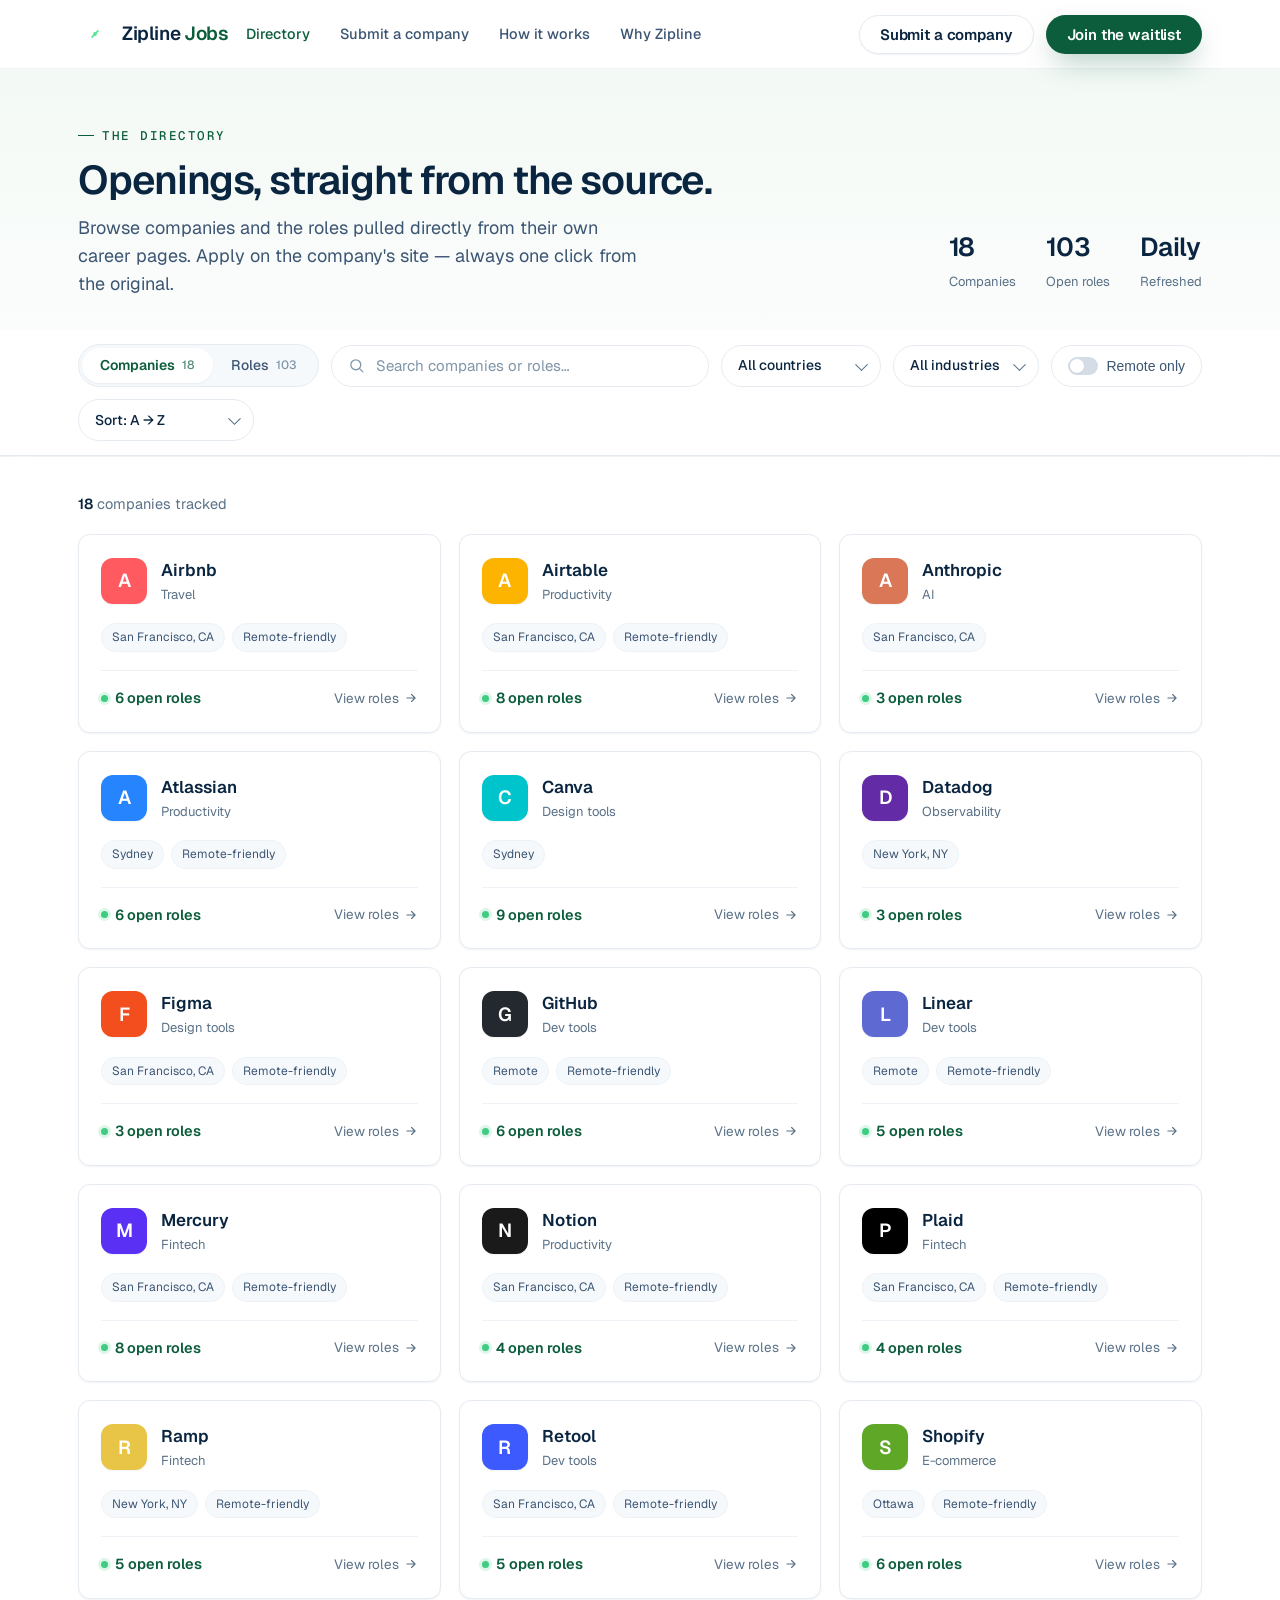
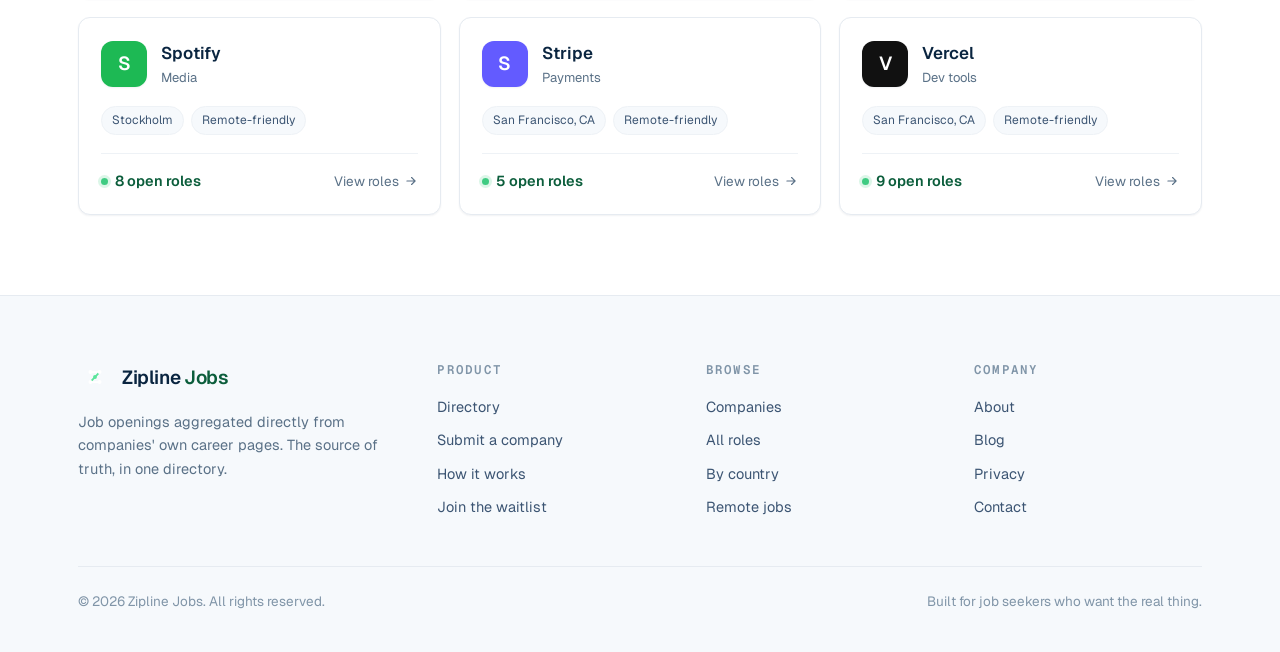
<file: directory.html>
<!DOCTYPE html>
<html lang="en">
<head>
<meta charset="UTF-8">
<meta name="viewport" content="width=device-width, initial-scale=1.0">
<title>Directory — Zipline Jobs</title>
<link rel="stylesheet" href="styles.css">
<style>
/* ---------- Directory ---------- */
.dir-head {
  background: linear-gradient(180deg, var(--pine-tint-2), #fff);
  border-bottom: 1px solid var(--line);
  padding: 48px 0 0;
}
.dir-head h1 { font-size: 40px; letter-spacing: -0.03em; }
.dir-head p { color: var(--slate); font-size: 18px; margin-top: 12px; max-width: 560px; }
.dir-head-row { display: flex; justify-content: space-between; align-items: flex-end; gap: 24px; flex-wrap: wrap; }
.dir-stats { display: flex; gap: 30px; padding-bottom: 4px; }
.dir-stat b { display: block; font-size: 26px; font-weight: 600; letter-spacing: -0.02em; color: var(--ink); }
.dir-stat span { font-size: 13px; color: var(--slate-2); }

/* toolbar */
.toolbar {
  position: sticky;
  top: 68px;
  z-index: 50;
  background: rgba(255,255,255,0.9);
  backdrop-filter: saturate(180%) blur(12px);
  border-bottom: 1px solid var(--line);
  padding: 14px 0;
  margin-top: 32px;
}
.toolbar-inner { display: flex; align-items: center; gap: 12px; flex-wrap: wrap; }
.seg {
  display: inline-flex;
  background: var(--bg-soft);
  border: 1px solid var(--line);
  border-radius: var(--r-pill);
  padding: 3px;
}
.seg button {
  border: none;
  background: transparent;
  font: inherit;
  font-size: 14px;
  font-weight: 500;
  color: var(--slate);
  padding: 7px 18px;
  border-radius: var(--r-pill);
  cursor: pointer;
  transition: all .15s;
  display: inline-flex; align-items: center; gap: 7px;
}
.seg button.on { background: #fff; color: var(--pine); box-shadow: var(--sh-xs); font-weight: 600; }
.seg button .cnt { font-size: 12px; color: var(--slate-3); font-weight: 500; }
.seg button.on .cnt { color: var(--pine); opacity:.7; }

.search {
  flex: 1;
  min-width: 220px;
  display: flex;
  align-items: center;
  gap: 9px;
  background: #fff;
  border: 1px solid var(--line);
  border-radius: var(--r-pill);
  padding: 0 16px;
  height: 42px;
  transition: border-color .15s, box-shadow .15s;
}
.search:focus-within { border-color: var(--mint); box-shadow: 0 0 0 3px rgba(63,203,130,.16); }
.search input { border: none; outline: none; background: transparent; font: inherit; font-size: 15px; flex: 1; color: var(--ink); }
.search input::placeholder { color: var(--slate-3); }

.sel {
  position: relative;
  display: inline-flex; align-items: center;
}
.sel select {
  appearance: none;
  -webkit-appearance: none;
  font: inherit;
  font-size: 14px;
  font-weight: 500;
  color: var(--ink);
  background: #fff;
  border: 1px solid var(--line);
  border-radius: var(--r-pill);
  padding: 0 36px 0 16px;
  height: 42px;
  cursor: pointer;
  transition: border-color .15s;
}
.sel select:hover { border-color: #cfd9e4; }
.sel::after {
  content: "";
  position: absolute;
  right: 15px; top: 50%;
  width: 8px; height: 8px;
  border-right: 1.6px solid var(--slate-2);
  border-bottom: 1.6px solid var(--slate-2);
  transform: translateY(-65%) rotate(45deg);
  pointer-events: none;
}
.toggle-chip {
  display: inline-flex; align-items: center; gap: 8px;
  height: 42px; padding: 0 16px;
  border-radius: var(--r-pill);
  border: 1px solid var(--line);
  background: #fff;
  font-size: 14px; font-weight: 500; color: var(--slate);
  cursor: pointer; user-select: none;
  transition: all .15s;
}
.toggle-chip .sw {
  width: 30px; height: 18px; border-radius: 999px; background: #d4dde6; position: relative; transition: background .18s;
}
.toggle-chip .sw::after { content:""; position:absolute; top:2px; left:2px; width:14px; height:14px; border-radius:50%; background:#fff; box-shadow: var(--sh-xs); transition: transform .18s; }
.toggle-chip.on { color: var(--pine); border-color: #bfe3cf; background: var(--pine-tint-2); }
.toggle-chip.on .sw { background: var(--pine); }
.toggle-chip.on .sw::after { transform: translateX(12px); }

/* results meta */
.results-meta { display: flex; align-items: center; justify-content: space-between; margin: 28px 0 18px; }
.results-meta .count { font-size: 14.5px; color: var(--slate-2); }
.results-meta .count b { color: var(--ink); font-weight: 600; }
.crumb { display:inline-flex; align-items:center; gap:8px; }
.crumb .clear { color: var(--pine); font-weight:500; cursor:pointer; display:inline-flex; align-items:center; gap:5px; font-size:13.5px; }
.crumb .clear:hover { text-decoration: underline; }

/* company grid */
.comp-grid { display: grid; grid-template-columns: repeat(3, 1fr); gap: 18px; padding-bottom: 80px; }
.comp-card {
  background: #fff;
  border: 1px solid var(--line);
  border-radius: var(--r-md);
  padding: 22px;
  box-shadow: var(--sh-xs);
  transition: transform .18s var(--ease), box-shadow .18s var(--ease), border-color .18s;
  display: flex; flex-direction: column;
  cursor: pointer;
}
.comp-card:hover { transform: translateY(-3px); box-shadow: var(--sh-md); border-color: #dbe3ec; }
.comp-card-top { display: flex; align-items: center; gap: 14px; margin-bottom: 18px; }
.comp-card .mono { width: 46px; height: 46px; border-radius: 12px; font-size: 19px; box-shadow: var(--sh-xs); }
.comp-name { font-weight: 600; font-size: 17px; }
.comp-ind { font-size: 13px; color: var(--slate-2); margin-top: 2px; }
.comp-tags { display: flex; flex-wrap: wrap; gap: 7px; margin-bottom: 18px; }
.tag { font-size: 12px; color: var(--slate); background: var(--bg-soft); border: 1px solid var(--line-soft); padding: 4px 10px; border-radius: var(--r-pill); }
.comp-foot { margin-top: auto; padding-top: 16px; border-top: 1px solid var(--line-soft); display: flex; align-items: center; justify-content: space-between; }
.comp-roles { font-size: 14.5px; font-weight: 600; color: var(--pine); display: inline-flex; align-items: center; gap: 7px; }
.comp-roles .pulse { width: 7px; height: 7px; border-radius: 50%; background: var(--mint); box-shadow: 0 0 0 3px rgba(63,203,130,.18); }
.comp-view { font-size: 13.5px; color: var(--slate-2); display:inline-flex; align-items:center; gap:5px; transition: color .15s, gap .15s; }
.comp-card:hover .comp-view { color: var(--pine); gap: 8px; }

/* jobs list */
.jobs-list { display: flex; flex-direction: column; gap: 10px; padding-bottom: 80px; }
.job-row {
  display: grid;
  grid-template-columns: auto 1fr auto auto;
  align-items: center;
  gap: 20px;
  background: #fff;
  border: 1px solid var(--line);
  border-radius: var(--r-md);
  padding: 16px 20px;
  box-shadow: var(--sh-xs);
  transition: transform .14s var(--ease), box-shadow .14s var(--ease), border-color .14s;
}
.job-row:hover { box-shadow: var(--sh-sm); border-color: #dbe3ec; transform: translateY(-1px); }
.job-main { min-width: 0; }
.job-title { font-weight: 600; font-size: 16px; color: var(--ink); }
.job-sub { font-size: 13.5px; color: var(--slate-2); margin-top: 3px; display: flex; align-items: center; gap: 8px; flex-wrap: wrap; }
.job-sub .sep { width: 3px; height: 3px; border-radius: 50%; background: var(--slate-3); }
.job-co { display: flex; align-items: center; gap: 11px; min-width: 150px; }
.job-co .mono { width: 38px; height: 38px; border-radius: 10px; font-size: 16px; }
.job-co-name { font-weight: 500; font-size: 14px; }
.job-co-dept { font-size: 12.5px; color: var(--slate-2); }
.job-loc { font-size: 13.5px; color: var(--slate); text-align: right; min-width: 120px; }
.job-loc .posted { font-size: 12px; color: var(--slate-3); margin-top: 3px; }
.job-apply {
  display: inline-flex; align-items: center; gap: 6px;
  font-size: 13.5px; font-weight: 600; color: var(--pine);
  border: 1px solid #cfe7d9; background: var(--pine-tint-2);
  padding: 8px 14px; border-radius: var(--r-pill);
  transition: all .15s; white-space: nowrap;
}
.job-apply:hover { background: var(--pine); color: #fff; border-color: var(--pine); }
.job-apply svg { transition: transform .15s; }
.job-apply:hover svg { transform: translate(2px,-2px); }

.empty { text-align: center; padding: 80px 20px; color: var(--slate-2); }
.empty svg { margin-bottom: 18px; }
.empty h3 { font-size: 20px; margin-bottom: 8px; }
.submit-cta-row {
  display:flex; align-items:center; justify-content:space-between; gap:20px;
  background: var(--pine-tint-2); border: 1px solid #d9ece2;
  border-radius: var(--r-md); padding: 18px 22px; margin: 6px 0 40px;
}
.submit-cta-row p { font-size: 14.5px; color: var(--pine-dark); }
.submit-cta-row p b { font-weight: 600; }

@media (max-width: 960px) {
  .comp-grid { grid-template-columns: 1fr 1fr; }
  .dir-head h1 { font-size: 32px; }
}
@media (max-width: 680px) {
  .comp-grid { grid-template-columns: 1fr; }
  .job-row { grid-template-columns: 1fr; gap: 14px; }
  .job-loc { text-align: left; }
  .dir-stats { display: none; }
}
</style>
</head>
<body>

<!-- ===== NAV ===== -->
<nav class="nav">
  <div class="wrap nav-inner">
    <div class="nav-left">
      <a href="index.html" class="logo">
        <span class="mark">
          <svg width="20" height="20" viewBox="0 0 24 24" fill="none" aria-hidden="true">
            <path d="M6.5 6 H17.5" stroke="#fff" stroke-width="2.1" stroke-linecap="round"/><path d="M17.2 6.5 L6.8 17.5" stroke="#5BE59B" stroke-width="2.1" stroke-linecap="round"/><path d="M6.5 18 H17.5" stroke="#fff" stroke-width="2.1" stroke-linecap="round"/><circle cx="6.5" cy="6" r="2.3" fill="#fff"/><circle cx="17.5" cy="6" r="2.3" fill="#fff"/><circle cx="6.5" cy="18" r="2.3" fill="#fff"/><circle cx="17.5" cy="18" r="2.3" fill="#fff"/><circle cx="12" cy="12" r="2.3" fill="#5BE59B"/>
          </svg>
        </span>
        <span class="word"><b>Zipline</b>&nbsp;<span>Jobs</span></span>
      </a>
      <div class="nav-links">
        <a href="directory.html" class="active">Directory</a>
        <a href="submit.html">Submit a company</a>
        <a href="index.html#how">How it works</a>
        <a href="index.html#why">Why Zipline</a>
      </div>
    </div>
    <div class="nav-cta">
      <a href="submit.html" class="btn btn-ghost">Submit a company</a>
      <a href="index.html#waitlist" class="btn btn-primary">Join the waitlist</a>
    </div>
  </div>
</nav>

<!-- ===== HEADER ===== -->
<header class="dir-head">
  <div class="wrap">
    <div class="dir-head-row">
      <div>
        <span class="eyebrow">The directory</span>
        <h1 style="margin-top:14px;">Openings, straight from the source.</h1>
        <p>Browse companies and the roles pulled directly from their own career pages. Apply on the company's site — always one click from the original.</p>
      </div>
      <div class="dir-stats">
        <div class="dir-stat"><b id="stat-co">—</b><span>Companies</span></div>
        <div class="dir-stat"><b id="stat-jobs">—</b><span>Open roles</span></div>
        <div class="dir-stat"><b>Daily</b><span>Refreshed</span></div>
      </div>
    </div>
  </div>

  <!-- toolbar -->
  <div class="toolbar">
    <div class="wrap toolbar-inner">
      <div class="seg" id="view-seg">
        <button data-view="companies" class="on">Companies <span class="cnt" id="seg-co"></span></button>
        <button data-view="jobs">Roles <span class="cnt" id="seg-jobs"></span></button>
      </div>
      <label class="search">
        <svg width="17" height="17" viewBox="0 0 24 24" fill="none"><circle cx="11" cy="11" r="7" stroke="#8095A8" stroke-width="1.8"/><path d="M16 16l5 5" stroke="#8095A8" stroke-width="1.8" stroke-linecap="round"/></svg>
        <input type="text" id="search" placeholder="Search companies or roles…">
      </label>
      <div class="sel"><select id="country"></select></div>
      <div class="sel"><select id="industry"></select></div>
      <button class="toggle-chip" id="remote-toggle"><span class="sw"></span> Remote only</button>
      <div class="sel"><select id="sort"></select></div>
    </div>
  </div>
</header>

<!-- ===== RESULTS ===== -->
<main class="wrap" style="padding-top:8px;">
  <div class="results-meta">
    <div class="count" id="count"></div>
    <div class="crumb" id="crumb"></div>
  </div>
  <div id="view-root"></div>
</main>

<!-- ===== FOOTER ===== -->
<footer class="footer">
  <div class="wrap">
    <div class="footer-grid">
      <div>
        <a href="index.html" class="logo">
          <span class="mark">
            <svg width="20" height="20" viewBox="0 0 24 24" fill="none" aria-hidden="true">
              <path d="M6.5 6 H17.5" stroke="#fff" stroke-width="2.1" stroke-linecap="round"/><path d="M17.2 6.5 L6.8 17.5" stroke="#5BE59B" stroke-width="2.1" stroke-linecap="round"/><path d="M6.5 18 H17.5" stroke="#fff" stroke-width="2.1" stroke-linecap="round"/><circle cx="6.5" cy="6" r="2.3" fill="#fff"/><circle cx="17.5" cy="6" r="2.3" fill="#fff"/><circle cx="6.5" cy="18" r="2.3" fill="#fff"/><circle cx="17.5" cy="18" r="2.3" fill="#fff"/><circle cx="12" cy="12" r="2.3" fill="#5BE59B"/>
            </svg>
          </span>
          <span class="word"><b>Zipline</b>&nbsp;<span>Jobs</span></span>
        </a>
        <p class="footer-blurb">Job openings aggregated directly from companies' own career pages. The source of truth, in one directory.</p>
      </div>
      <div><h5>Product</h5><ul><li><a href="directory.html">Directory</a></li><li><a href="submit.html">Submit a company</a></li><li><a href="index.html#how">How it works</a></li><li><a href="index.html#waitlist">Join the waitlist</a></li></ul></div>
      <div><h5>Browse</h5><ul><li><a href="directory.html">Companies</a></li><li><a href="directory.html">All roles</a></li><li><a href="directory.html">By country</a></li><li><a href="directory.html">Remote jobs</a></li></ul></div>
      <div><h5>Company</h5><ul><li><a href="#">About</a></li><li><a href="#">Blog</a></li><li><a href="#">Privacy</a></li><li><a href="#">Contact</a></li></ul></div>
    </div>
    <div class="footer-bottom">
      <span>© 2026 Zipline Jobs. All rights reserved.</span>
      <span>Built for job seekers who want the real thing.</span>
    </div>
  </div>
</footer>

<script src="directory-data.js"></script>
<script src="directory-app.js"></script>
</body>
</html>
</file>
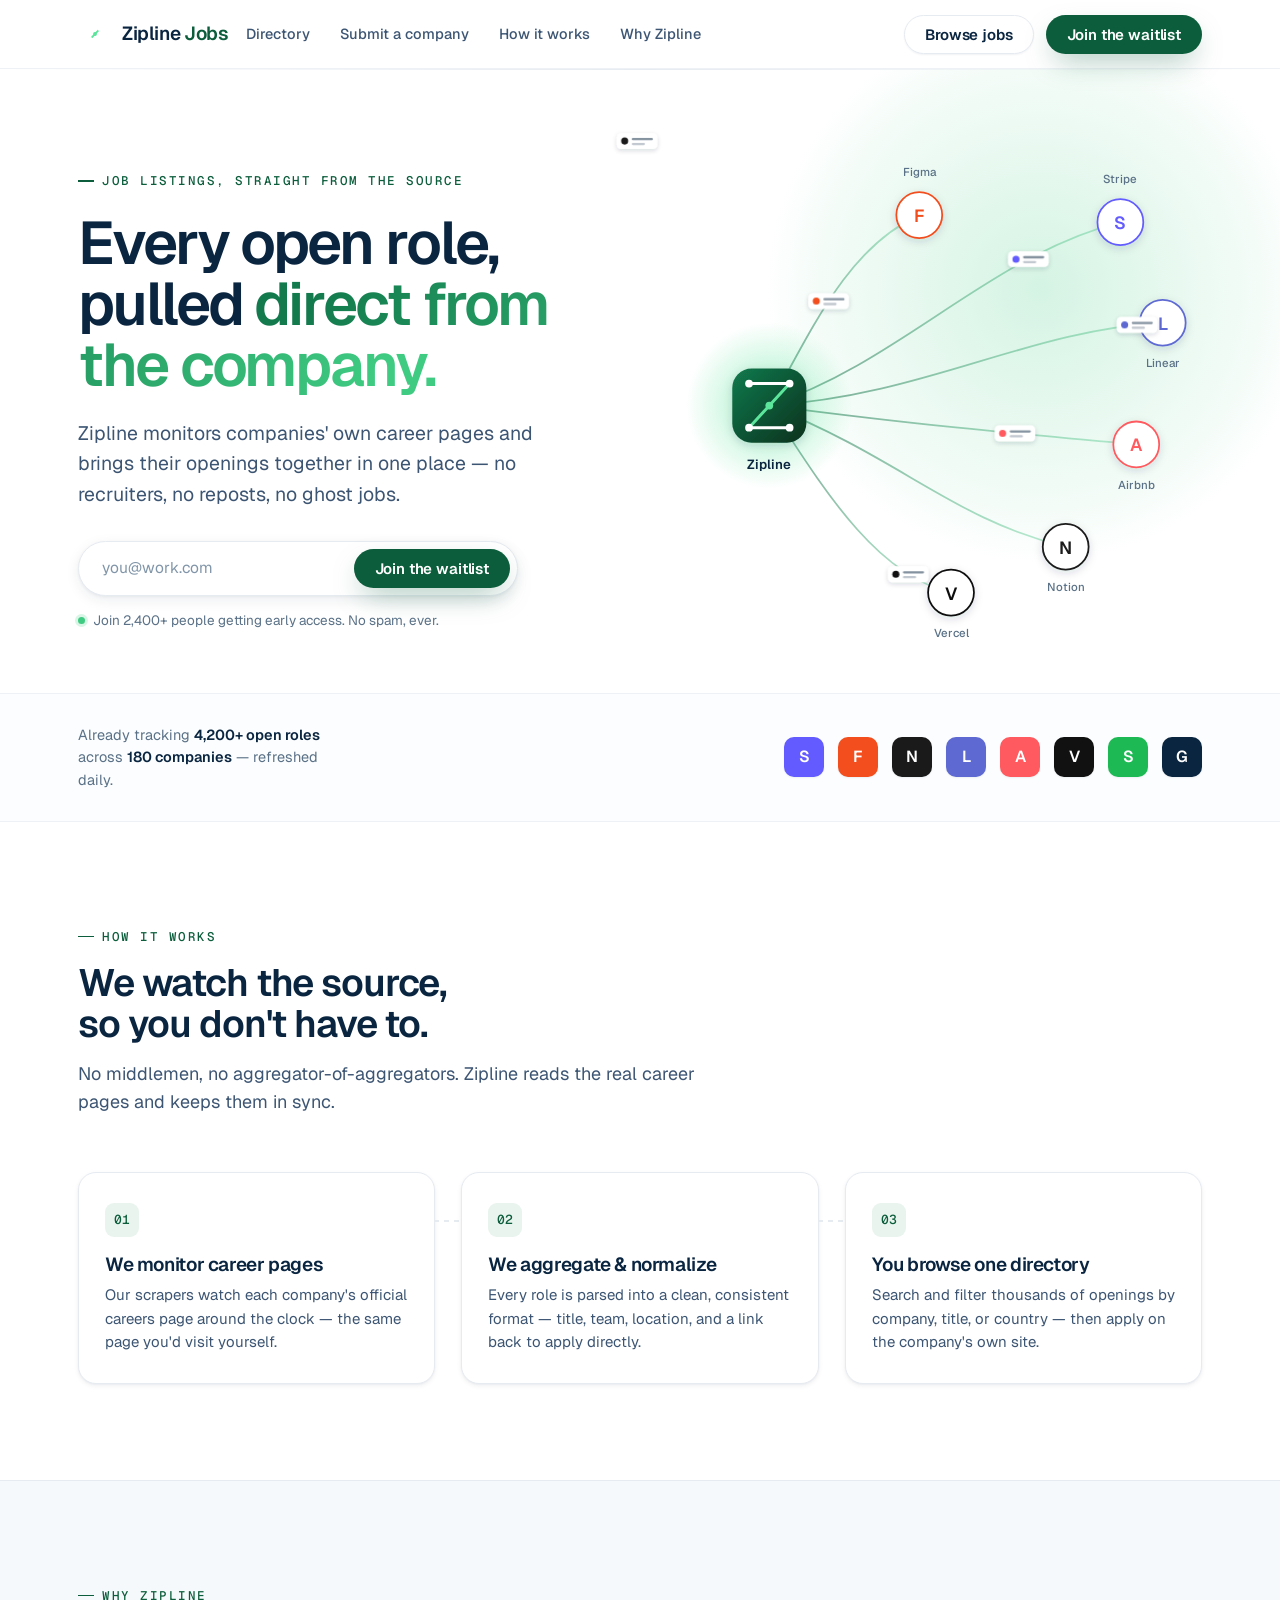
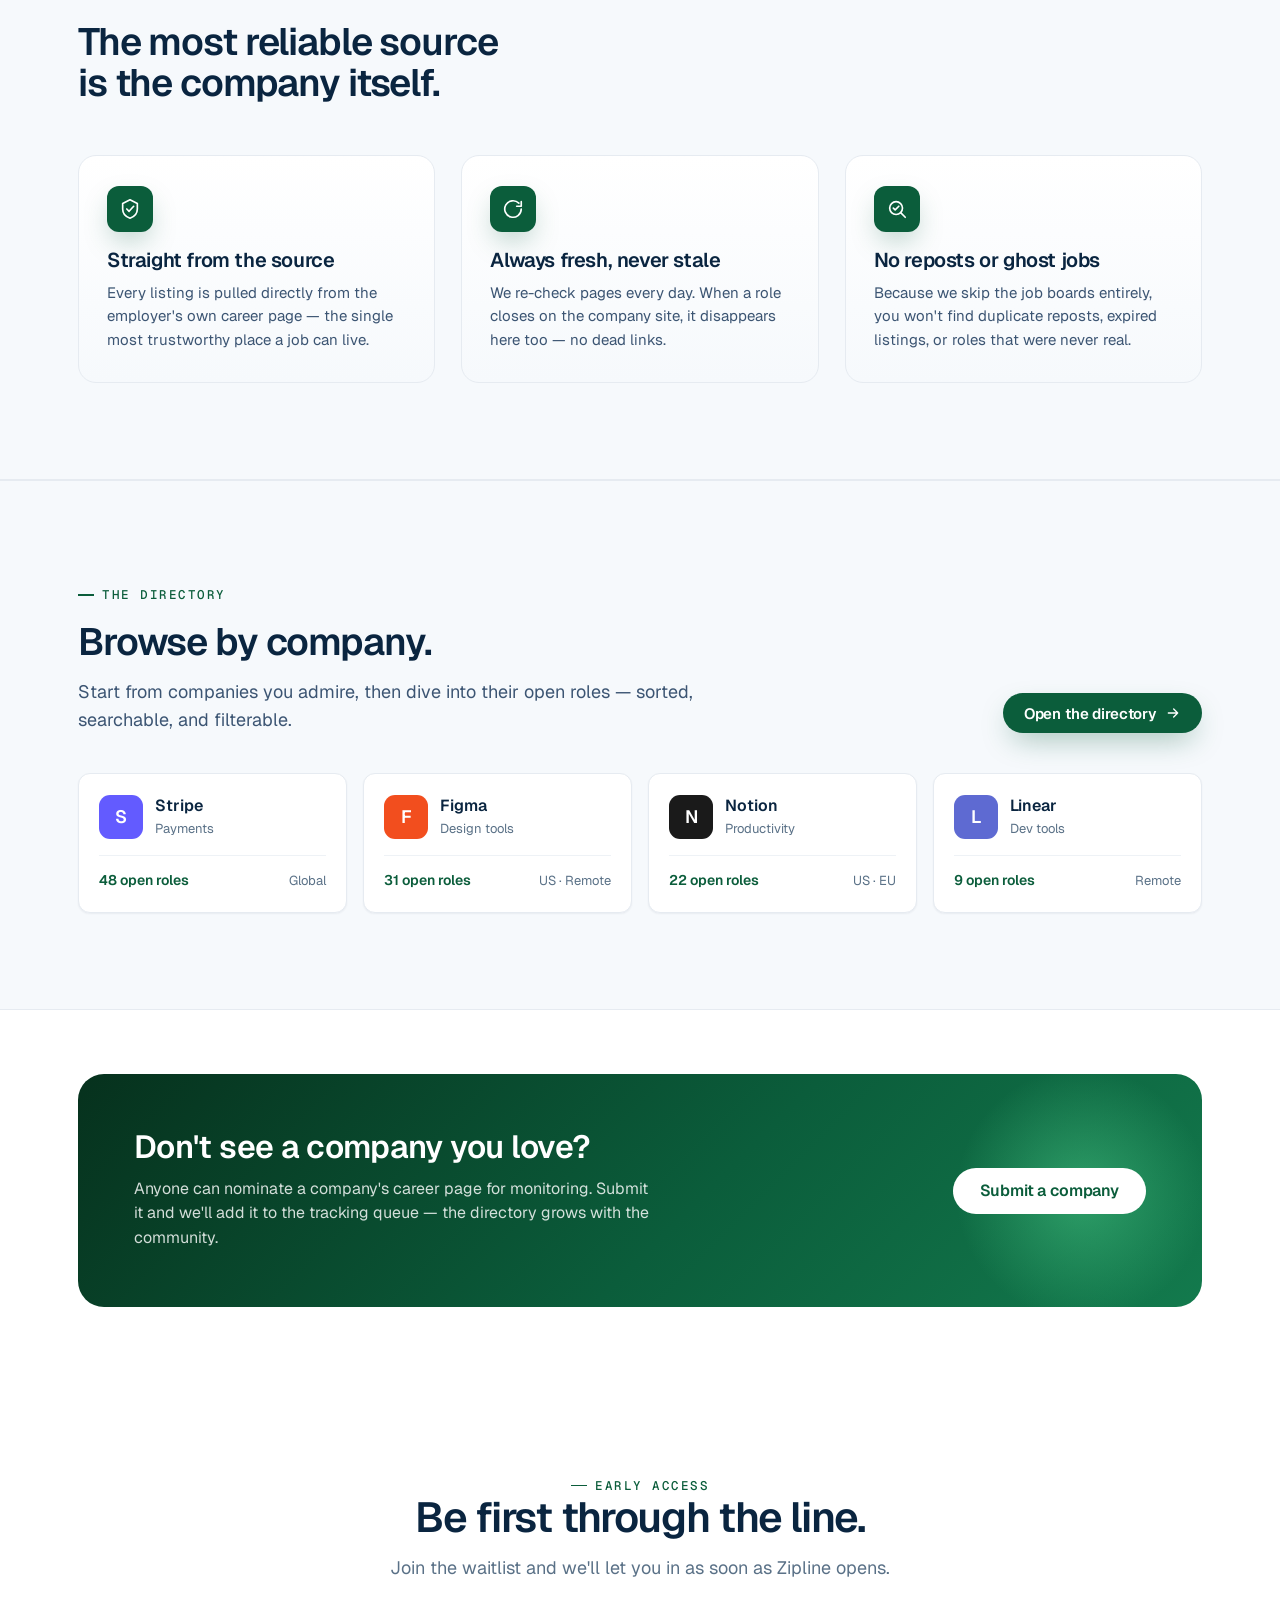
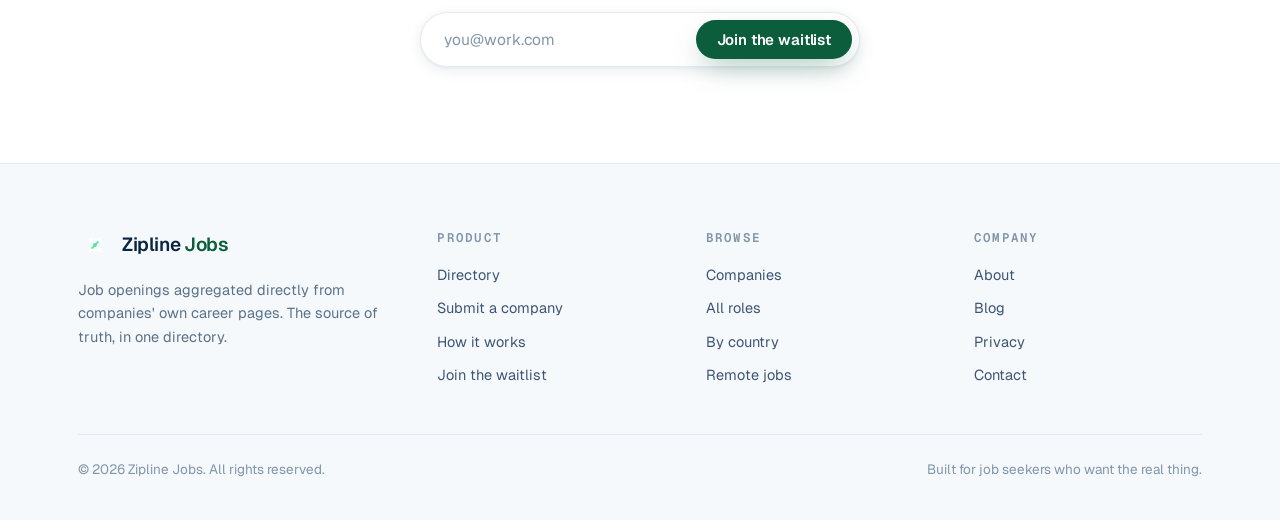
<file: Full Site.html>
<!DOCTYPE html>
<html lang="en">
<head>
<meta charset="UTF-8">
<meta name="viewport" content="width=device-width, initial-scale=1.0">
<title>Zipline Jobs — Jobs, straight from the source</title>
<link rel="stylesheet" href="styles.css">
<style>
/* ---------------- Landing-specific ---------------- */
.hero {
  position: relative;
  overflow: hidden;
  padding: 72px 0 40px;
}
.hero::before {
  /* soft green glow behind viz */
  content: "";
  position: absolute;
  top: -160px; right: -140px;
  width: 760px; height: 760px;
  background: radial-gradient(closest-side, rgba(63,203,130,0.22), rgba(63,203,130,0.05) 60%, transparent 72%);
  pointer-events: none;
  z-index: 0;
}
.hero::after {
  content: "";
  position: absolute;
  inset: 0 0 auto 0;
  height: 1px;
  background: linear-gradient(90deg, transparent, var(--line), transparent);
}
.hero-grid {
  position: relative;
  z-index: 1;
  display: grid;
  grid-template-columns: 1.02fr 1.1fr;
  gap: 36px;
  align-items: center;
}
.hero h1 {
  font-size: 60px;
  letter-spacing: -0.035em;
  line-height: 1.02;
  margin: 22px 0 0;
}
.hero-sub {
  font-size: 19.5px;
  color: var(--slate);
  margin: 22px 0 0;
  max-width: 480px;
  line-height: 1.55;
}
.waitlist {
  margin-top: 32px;
  max-width: 440px;
}
.waitlist-form {
  display: flex;
  gap: 8px;
  background: #fff;
  padding: 7px;
  border-radius: var(--r-pill);
  border: 1px solid var(--line);
  box-shadow: var(--sh-md);
  transition: box-shadow .2s, border-color .2s;
}
.waitlist-form:focus-within { border-color: var(--mint); box-shadow: 0 0 0 4px rgba(63,203,130,0.16), var(--sh-md); }
.waitlist-form input {
  flex: 1;
  border: none;
  outline: none;
  background: transparent;
  font: inherit;
  font-size: 15.5px;
  color: var(--ink);
  padding: 0 8px 0 16px;
}
.waitlist-form input::placeholder { color: var(--slate-3); }
.waitlist-note {
  margin-top: 14px;
  font-size: 13.5px;
  color: var(--slate-2);
  display: flex;
  align-items: center;
  gap: 8px;
}
.waitlist-note .dot { width: 7px; height: 7px; border-radius: 50%; background: var(--mint); box-shadow: 0 0 0 3px rgba(63,203,130,.2); }
.waitlist.success .waitlist-form { display: none; }
.waitlist-ok {
  display: none;
  align-items: center;
  gap: 12px;
  background: var(--pine-tint);
  border: 1px solid #cfe7d9;
  color: var(--pine-dark);
  padding: 16px 18px;
  border-radius: var(--r-md);
  font-size: 15px;
  font-weight: 500;
}
.waitlist.success .waitlist-ok { display: flex; }

/* viz */
.viz { position: relative; width: 100%; }
.viz svg { width: 100%; height: auto; display: block; overflow: visible; }
.zip-card-grp { will-change: transform; }

/* trust bar */
.trust {
  border-top: 1px solid var(--line-soft);
  border-bottom: 1px solid var(--line-soft);
  background: var(--bg-soft-2);
  padding: 30px 0;
}
.trust-inner { display: flex; align-items: center; justify-content: space-between; gap: 40px; flex-wrap: wrap; }
.trust-label { font-size: 14.5px; color: var(--slate-2); max-width: 250px; }
.trust-label b { color: var(--ink); font-weight: 600; }
.trust-logos { display: flex; align-items: center; gap: 14px; flex-wrap: wrap; }
.trust-logos .mono { width: 40px; height: 40px; border-radius: 10px; font-size: 16px; box-shadow: var(--sh-xs); }

/* how it works */
.steps { display: grid; grid-template-columns: repeat(3, 1fr); gap: 26px; margin-top: 56px; }
.step {
  position: relative;
  padding: 30px 26px;
  border-radius: var(--r-lg);
  background: #fff;
  border: 1px solid var(--line);
  box-shadow: var(--sh-sm);
}
.step-num {
  font-family: 'Geist Mono', monospace;
  font-size: 13px;
  font-weight: 500;
  color: var(--pine);
  background: var(--pine-tint);
  width: 34px; height: 34px;
  border-radius: 9px;
  display: grid; place-items: center;
  margin-bottom: 18px;
}
.step h3 { font-size: 19px; margin-bottom: 8px; }
.step p { font-size: 15px; color: var(--slate); line-height: 1.55; }
.step-line {
  position: absolute;
  top: 47px; right: -26px;
  width: 26px; height: 2px;
  background: repeating-linear-gradient(90deg, var(--line) 0 5px, transparent 5px 10px);
}

/* value props */
.props { display: grid; grid-template-columns: repeat(3, 1fr); gap: 26px; margin-top: 52px; }
.prop {
  padding: 30px 28px;
  border-radius: var(--r-lg);
  background: linear-gradient(180deg, #fff, var(--bg-soft));
  border: 1px solid var(--line);
}
.prop-ic {
  width: 46px; height: 46px;
  border-radius: 12px;
  background: var(--pine);
  display: grid; place-items: center;
  margin-bottom: 18px;
  box-shadow: var(--sh-green);
}
.prop h3 { font-size: 20px; margin-bottom: 9px; }
.prop p { font-size: 15px; color: var(--slate); line-height: 1.58; }

/* directory peek */
.peek {
  background: var(--bg-soft);
  border-top: 1px solid var(--line);
  border-bottom: 1px solid var(--line);
}
.peek-head { display: flex; justify-content: space-between; align-items: flex-end; gap: 30px; margin-bottom: 40px; }
.peek-grid { display: grid; grid-template-columns: repeat(4, 1fr); gap: 16px; }
.cco {
  background: #fff;
  border: 1px solid var(--line);
  border-radius: var(--r-md);
  padding: 20px;
  box-shadow: var(--sh-xs);
  transition: transform .18s var(--ease), box-shadow .18s var(--ease);
}
.cco:hover { transform: translateY(-3px); box-shadow: var(--sh-md); }
.cco-top { display: flex; align-items: center; gap: 12px; margin-bottom: 16px; }
.cco-name { font-weight: 600; font-size: 16px; }
.cco-meta { font-size: 13px; color: var(--slate-2); }
.cco-foot { display: flex; align-items: center; justify-content: space-between; padding-top: 14px; border-top: 1px solid var(--line-soft); }
.cco-roles { font-size: 14px; font-weight: 600; color: var(--pine); }
.cco-loc { font-size: 13px; color: var(--slate-2); }

/* submit band */
.band {
  background: linear-gradient(135deg, var(--pine-darker), var(--pine) 55%, var(--pine-mid));
  border-radius: var(--r-xl);
  padding: 56px 56px;
  color: #fff;
  position: relative;
  overflow: hidden;
}
.band::after {
  content: "";
  position: absolute;
  right: -60px; top: -60px;
  width: 360px; height: 360px;
  background: radial-gradient(closest-side, rgba(91,229,155,0.4), transparent 70%);
}
.band-inner { position: relative; z-index: 1; display: flex; justify-content: space-between; align-items: center; gap: 40px; flex-wrap: wrap; }
.band h2 { color: #fff; font-size: 32px; max-width: 560px; }
.band p { color: rgba(255,255,255,0.82); margin-top: 12px; max-width: 520px; font-size: 16px; }

/* final cta */
.final { text-align: center; }
.final h2 { font-size: 42px; letter-spacing: -0.03em; }
.final .waitlist { margin: 30px auto 0; }

.sec-head { max-width: 620px; }
.sec-head h2 { font-size: 38px; letter-spacing: -0.03em; margin-top: 16px; }
.sec-head p { font-size: 18px; color: var(--slate); margin-top: 16px; line-height: 1.55; }

@media (max-width: 960px) {
  .hero-grid { grid-template-columns: 1fr; gap: 10px; }
  .viz { max-width: 560px; margin: 8px auto 0; }
  .hero h1 { font-size: 46px; }
  .steps, .props { grid-template-columns: 1fr; }
  .step-line { display: none; }
  .peek-grid { grid-template-columns: 1fr 1fr; }
  .band { padding: 40px 28px; }
}
@media (prefers-reduced-motion: reduce) {
  .zip-card-grp { display: none; }
}
</style>
</head>
<body>

<!-- ===== NAV ===== -->
<nav class="nav">
  <div class="wrap nav-inner">
    <div class="nav-left">
      <a href="index.html" class="logo">
        <span class="mark">
          <svg width="20" height="20" viewBox="0 0 24 24" fill="none" aria-hidden="true">
            <path d="M6.5 6 H17.5" stroke="#fff" stroke-width="2.1" stroke-linecap="round"/><path d="M17.2 6.5 L6.8 17.5" stroke="#5BE59B" stroke-width="2.1" stroke-linecap="round"/><path d="M6.5 18 H17.5" stroke="#fff" stroke-width="2.1" stroke-linecap="round"/><circle cx="6.5" cy="6" r="2.3" fill="#fff"/><circle cx="17.5" cy="6" r="2.3" fill="#fff"/><circle cx="6.5" cy="18" r="2.3" fill="#fff"/><circle cx="17.5" cy="18" r="2.3" fill="#fff"/><circle cx="12" cy="12" r="2.3" fill="#5BE59B"/>
          </svg>
        </span>
        <span class="word"><b>Zipline</b>&nbsp;<span>Jobs</span></span>
      </a>
      <div class="nav-links">
        <a href="directory.html">Directory</a>
        <a href="submit.html">Submit a company</a>
        <a href="#how">How it works</a>
        <a href="#why">Why Zipline</a>
      </div>
    </div>
    <div class="nav-cta">
      <a href="directory.html" class="btn btn-ghost">Browse jobs</a>
      <a href="#waitlist" class="btn btn-primary">Join the waitlist</a>
    </div>
  </div>
</nav>

<!-- ===== HERO ===== -->
<header class="hero">
  <div class="wrap hero-grid">
    <div class="hero-copy">
      <span class="eyebrow">Job listings, straight from the source</span>
      <h1>Every open role,<br>pulled <span class="grad-text">direct from<br>the company.</span></h1>
      <p class="hero-sub">Zipline monitors companies' own career pages and brings their openings together in one place — no recruiters, no reposts, no ghost jobs.</p>

      <div class="waitlist" id="waitlist">
        <form class="waitlist-form" id="wl-form">
          <input type="email" id="wl-email" placeholder="you@work.com" required aria-label="Email address">
          <button type="submit" class="btn btn-primary">Join the waitlist</button>
        </form>
        <div class="waitlist-ok">
          <svg width="20" height="20" viewBox="0 0 24 24" fill="none"><circle cx="12" cy="12" r="11" fill="#0B5D3B"/><path d="M7 12.5l3.2 3.2L17 9" stroke="#fff" stroke-width="2" stroke-linecap="round" stroke-linejoin="round"/></svg>
          <span>You're on the list. We'll email <b id="wl-shown"></b> when early access opens.</span>
        </div>
        <p class="waitlist-note"><span class="dot"></span> Join 2,400+ people getting early access. No spam, ever.</p>
      </div>
    </div>

    <!-- node network visualization -->
    <div class="viz" aria-hidden="true">
      <svg viewBox="0 0 640 580" role="img">
        <defs>
          <linearGradient id="cable" x1="0" y1="0" x2="1" y2="0">
            <stop offset="0" stop-color="#0B5D3B" stop-opacity="0.55"/>
            <stop offset="1" stop-color="#3FCB82" stop-opacity="0.35"/>
          </linearGradient>
          <linearGradient id="hubg" x1="0" y1="0" x2="1" y2="1">
            <stop offset="0" stop-color="#137A4D"/>
            <stop offset="1" stop-color="#06311D"/>
          </linearGradient>
          <radialGradient id="hubGlow" cx="0.5" cy="0.5" r="0.5">
            <stop offset="0" stop-color="#5BE59B" stop-opacity="0.55"/>
            <stop offset="1" stop-color="#5BE59B" stop-opacity="0"/>
          </radialGradient>
          <filter id="cardShadow" x="-50%" y="-50%" width="200%" height="200%">
            <feDropShadow dx="0" dy="2" stdDeviation="3" flood-color="#0A2540" flood-opacity="0.16"/>
          </filter>
          <filter id="nodeShadow" x="-60%" y="-60%" width="220%" height="220%">
            <feDropShadow dx="0" dy="3" stdDeviation="5" flood-color="#0A2540" flood-opacity="0.14"/>
          </filter>
        </defs>

        <!-- cables -->
        <g fill="none" stroke="url(#cable)" stroke-width="2">
          <path id="c1" d="M150,300 C 200,210 240,120 320,84"/>
          <path id="c2" d="M150,300 C 300,250 400,130 548,92"/>
          <path id="c3" d="M150,300 C 330,288 440,215 596,206"/>
          <path id="c4" d="M150,300 C 320,322 410,330 566,344"/>
          <path id="c5" d="M150,300 C 300,360 360,430 486,460"/>
          <path id="c6" d="M150,300 C 210,392 270,492 356,512"/>
        </g>

        <!-- hub glow -->
        <circle cx="150" cy="300" r="92" fill="url(#hubGlow)">
          <animate attributeName="r" values="80;96;80" dur="3.4s" repeatCount="indefinite"/>
        </circle>

        <!-- company nodes -->
        <!-- F Figma -->
        <g filter="url(#nodeShadow)">
          <circle cx="320" cy="84" r="26" fill="#fff" stroke="#F24E1E" stroke-width="2"/>
          <text x="320" y="92" text-anchor="middle" font-family="Geist, sans-serif" font-size="20" font-weight="600" fill="#F24E1E">F</text>
        </g>
        <text x="320" y="40" text-anchor="middle" font-family="Geist, sans-serif" font-size="13" font-weight="500" fill="#5A7187">Figma</text>
        <!-- S Stripe -->
        <g filter="url(#nodeShadow)">
          <circle cx="548" cy="92" r="26" fill="#fff" stroke="#635BFF" stroke-width="2"/>
          <text x="548" y="100" text-anchor="middle" font-family="Geist, sans-serif" font-size="20" font-weight="600" fill="#635BFF">S</text>
        </g>
        <text x="548" y="48" text-anchor="middle" font-family="Geist, sans-serif" font-size="13" font-weight="500" fill="#5A7187">Stripe</text>
        <!-- L Linear -->
        <g filter="url(#nodeShadow)">
          <circle cx="596" cy="206" r="26" fill="#fff" stroke="#5E6AD2" stroke-width="2"/>
          <text x="596" y="214" text-anchor="middle" font-family="Geist, sans-serif" font-size="20" font-weight="600" fill="#5E6AD2">L</text>
        </g>
        <text x="596" y="256" text-anchor="middle" font-family="Geist, sans-serif" font-size="13" font-weight="500" fill="#5A7187">Linear</text>
        <!-- A Airbnb -->
        <g filter="url(#nodeShadow)">
          <circle cx="566" cy="344" r="26" fill="#fff" stroke="#FF5A5F" stroke-width="2"/>
          <text x="566" y="352" text-anchor="middle" font-family="Geist, sans-serif" font-size="20" font-weight="600" fill="#FF5A5F">A</text>
        </g>
        <text x="566" y="394" text-anchor="middle" font-family="Geist, sans-serif" font-size="13" font-weight="500" fill="#5A7187">Airbnb</text>
        <!-- N Notion -->
        <g filter="url(#nodeShadow)">
          <circle cx="486" cy="460" r="26" fill="#fff" stroke="#1A1A1A" stroke-width="2"/>
          <text x="486" y="468" text-anchor="middle" font-family="Geist, sans-serif" font-size="20" font-weight="600" fill="#1A1A1A">N</text>
        </g>
        <text x="486" y="510" text-anchor="middle" font-family="Geist, sans-serif" font-size="13" font-weight="500" fill="#5A7187">Notion</text>
        <!-- V Vercel -->
        <g filter="url(#nodeShadow)">
          <circle cx="356" cy="512" r="26" fill="#fff" stroke="#111" stroke-width="2"/>
          <text x="356" y="520" text-anchor="middle" font-family="Geist, sans-serif" font-size="20" font-weight="600" fill="#111">V</text>
        </g>
        <text x="356" y="562" text-anchor="middle" font-family="Geist, sans-serif" font-size="13" font-weight="500" fill="#5A7187">Vercel</text>

        <!-- traveling job cards (company -> hub) -->
        <g class="zip-card-grp">
          <g>
            <rect x="-23" y="-9" width="46" height="18" rx="5" fill="#fff" filter="url(#cardShadow)"/>
            <circle cx="-14" cy="0" r="4" fill="#F24E1E"/>
            <rect x="-6" y="-3.5" width="24" height="2.6" rx="1.3" fill="#0A2540" opacity="0.5"/>
            <rect x="-6" y="2" width="15" height="2.6" rx="1.3" fill="#0A2540" opacity="0.25"/>
            <animateMotion dur="3.6s" repeatCount="indefinite" keyPoints="1;0" keyTimes="0;1" calcMode="linear"><mpath href="#c1"/></animateMotion>
          </g>
          <g>
            <rect x="-23" y="-9" width="46" height="18" rx="5" fill="#fff" filter="url(#cardShadow)"/>
            <circle cx="-14" cy="0" r="4" fill="#635BFF"/>
            <rect x="-6" y="-3.5" width="24" height="2.6" rx="1.3" fill="#0A2540" opacity="0.5"/>
            <rect x="-6" y="2" width="15" height="2.6" rx="1.3" fill="#0A2540" opacity="0.25"/>
            <animateMotion dur="4.2s" begin="0.8s" repeatCount="indefinite" keyPoints="1;0" keyTimes="0;1" calcMode="linear"><mpath href="#c2"/></animateMotion>
          </g>
          <g>
            <rect x="-23" y="-9" width="46" height="18" rx="5" fill="#fff" filter="url(#cardShadow)"/>
            <circle cx="-14" cy="0" r="4" fill="#5E6AD2"/>
            <rect x="-6" y="-3.5" width="24" height="2.6" rx="1.3" fill="#0A2540" opacity="0.5"/>
            <rect x="-6" y="2" width="15" height="2.6" rx="1.3" fill="#0A2540" opacity="0.25"/>
            <animateMotion dur="3.9s" begin="1.6s" repeatCount="indefinite" keyPoints="1;0" keyTimes="0;1" calcMode="linear"><mpath href="#c3"/></animateMotion>
          </g>
          <g>
            <rect x="-23" y="-9" width="46" height="18" rx="5" fill="#fff" filter="url(#cardShadow)"/>
            <circle cx="-14" cy="0" r="4" fill="#FF5A5F"/>
            <rect x="-6" y="-3.5" width="24" height="2.6" rx="1.3" fill="#0A2540" opacity="0.5"/>
            <rect x="-6" y="2" width="15" height="2.6" rx="1.3" fill="#0A2540" opacity="0.25"/>
            <animateMotion dur="4.4s" begin="0.4s" repeatCount="indefinite" keyPoints="1;0" keyTimes="0;1" calcMode="linear"><mpath href="#c4"/></animateMotion>
          </g>
          <g>
            <rect x="-23" y="-9" width="46" height="18" rx="5" fill="#fff" filter="url(#cardShadow)"/>
            <circle cx="-14" cy="0" r="4" fill="#1A1A1A"/>
            <rect x="-6" y="-3.5" width="24" height="2.6" rx="1.3" fill="#0A2540" opacity="0.5"/>
            <rect x="-6" y="2" width="15" height="2.6" rx="1.3" fill="#0A2540" opacity="0.25"/>
            <animateMotion dur="4.0s" begin="2.1s" repeatCount="indefinite" keyPoints="1;0" keyTimes="0;1" calcMode="linear"><mpath href="#c5"/></animateMotion>
          </g>
          <g>
            <rect x="-23" y="-9" width="46" height="18" rx="5" fill="#fff" filter="url(#cardShadow)"/>
            <circle cx="-14" cy="0" r="4" fill="#111"/>
            <rect x="-6" y="-3.5" width="24" height="2.6" rx="1.3" fill="#0A2540" opacity="0.5"/>
            <rect x="-6" y="2" width="15" height="2.6" rx="1.3" fill="#0A2540" opacity="0.25"/>
            <animateMotion dur="3.7s" begin="1.2s" repeatCount="indefinite" keyPoints="1;0" keyTimes="0;1" calcMode="linear"><mpath href="#c6"/></animateMotion>
          </g>
        </g>

        <!-- hub -->
        <g filter="url(#nodeShadow)">
          <rect x="108" y="258" width="84" height="84" rx="22" fill="url(#hubg)"/>
          <path d="M127 275 H173" stroke="#fff" stroke-width="3.4" stroke-linecap="round"/><path d="M172 276 L128 324" stroke="#5BE59B" stroke-width="3.4" stroke-linecap="round"/><path d="M127 325 H173" stroke="#fff" stroke-width="3.4" stroke-linecap="round"/><circle cx="127" cy="275" r="4.4" fill="#fff"/><circle cx="173" cy="275" r="4.4" fill="#fff"/><circle cx="127" cy="325" r="4.4" fill="#fff"/><circle cx="173" cy="325" r="4.4" fill="#fff"/><circle cx="150" cy="300" r="4.4" fill="#5BE59B"/>
        </g>
        <text x="150" y="372" text-anchor="middle" font-family="Geist, sans-serif" font-size="15" font-weight="600" fill="#0A2540">Zipline</text>
      </svg>
    </div>
  </div>
</header>

<!-- ===== TRUST BAR ===== -->
<section class="trust">
  <div class="wrap trust-inner">
    <p class="trust-label">Already tracking <b>4,200+ open roles</b> across <b>180 companies</b> — refreshed daily.</p>
    <div class="trust-logos">
      <div class="mono" style="background:#635BFF">S</div>
      <div class="mono" style="background:#F24E1E">F</div>
      <div class="mono" style="background:#1A1A1A">N</div>
      <div class="mono" style="background:#5E6AD2">L</div>
      <div class="mono" style="background:#FF5A5F">A</div>
      <div class="mono" style="background:#111">V</div>
      <div class="mono" style="background:#1DB954">S</div>
      <div class="mono" style="background:#0A2540">G</div>
    </div>
  </div>
</section>

<!-- ===== HOW IT WORKS ===== -->
<section class="section" id="how">
  <div class="wrap">
    <div class="sec-head">
      <span class="eyebrow">How it works</span>
      <h2>We watch the source, so you don't have to.</h2>
      <p>No middlemen, no aggregator-of-aggregators. Zipline reads the real career pages and keeps them in sync.</p>
    </div>
    <div class="steps">
      <div class="step">
        <div class="step-num">01</div>
        <div class="step-line"></div>
        <h3>We monitor career pages</h3>
        <p>Our scrapers watch each company's official careers page around the clock — the same page you'd visit yourself.</p>
      </div>
      <div class="step">
        <div class="step-num">02</div>
        <div class="step-line"></div>
        <h3>We aggregate &amp; normalize</h3>
        <p>Every role is parsed into a clean, consistent format — title, team, location, and a link back to apply directly.</p>
      </div>
      <div class="step">
        <div class="step-num">03</div>
        <h3>You browse one directory</h3>
        <p>Search and filter thousands of openings by company, title, or country — then apply on the company's own site.</p>
      </div>
    </div>
  </div>
</section>

<!-- ===== WHY ZIPLINE ===== -->
<section class="section" id="why" style="background:var(--bg-soft); border-top:1px solid var(--line); border-bottom:1px solid var(--line);">
  <div class="wrap">
    <div class="sec-head">
      <span class="eyebrow">Why Zipline</span>
      <h2>The most reliable source is the company itself.</h2>
    </div>
    <div class="props">
      <div class="prop">
        <div class="prop-ic">
          <svg width="22" height="22" viewBox="0 0 24 24" fill="none"><path d="M12 2 4 6v6c0 5 3.4 8.5 8 10 4.6-1.5 8-5 8-10V6l-8-4z" stroke="#fff" stroke-width="1.8" stroke-linejoin="round"/><path d="M8.5 12l2.5 2.5L16 9" stroke="#fff" stroke-width="1.8" stroke-linecap="round" stroke-linejoin="round"/></svg>
        </div>
        <h3>Straight from the source</h3>
        <p>Every listing is pulled directly from the employer's own career page — the single most trustworthy place a job can live.</p>
      </div>
      <div class="prop">
        <div class="prop-ic">
          <svg width="22" height="22" viewBox="0 0 24 24" fill="none"><path d="M21 12a9 9 0 1 1-2.64-6.36" stroke="#fff" stroke-width="1.8" stroke-linecap="round"/><path d="M21 4v5h-5" stroke="#fff" stroke-width="1.8" stroke-linecap="round" stroke-linejoin="round"/></svg>
        </div>
        <h3>Always fresh, never stale</h3>
        <p>We re-check pages every day. When a role closes on the company site, it disappears here too — no dead links.</p>
      </div>
      <div class="prop">
        <div class="prop-ic">
          <svg width="22" height="22" viewBox="0 0 24 24" fill="none"><circle cx="11" cy="11" r="7" stroke="#fff" stroke-width="1.8"/><path d="M16 16l5 5" stroke="#fff" stroke-width="1.8" stroke-linecap="round"/><path d="M8 11l2 2 4-4" stroke="#fff" stroke-width="1.8" stroke-linecap="round" stroke-linejoin="round"/></svg>
        </div>
        <h3>No reposts or ghost jobs</h3>
        <p>Because we skip the job boards entirely, you won't find duplicate reposts, expired listings, or roles that were never real.</p>
      </div>
    </div>
  </div>
</section>

<!-- ===== DIRECTORY PEEK ===== -->
<section class="section peek">
  <div class="wrap">
    <div class="peek-head">
      <div class="sec-head" style="margin:0;">
        <span class="eyebrow">The directory</span>
        <h2>Browse by company.</h2>
        <p>Start from companies you admire, then dive into their open roles — sorted, searchable, and filterable.</p>
      </div>
      <a href="directory.html" class="btn btn-primary btn-arrow">Open the directory <svg width="16" height="16" viewBox="0 0 24 24" fill="none"><path d="M5 12h14M13 6l6 6-6 6" stroke="#fff" stroke-width="2" stroke-linecap="round" stroke-linejoin="round"/></svg></a>
    </div>
    <div class="peek-grid">
      <a href="directory.html" class="cco">
        <div class="cco-top"><div class="mono" style="background:#635BFF">S</div><div><div class="cco-name">Stripe</div><div class="cco-meta">Payments</div></div></div>
        <div class="cco-foot"><span class="cco-roles">48 open roles</span><span class="cco-loc">Global</span></div>
      </a>
      <a href="directory.html" class="cco">
        <div class="cco-top"><div class="mono" style="background:#F24E1E">F</div><div><div class="cco-name">Figma</div><div class="cco-meta">Design tools</div></div></div>
        <div class="cco-foot"><span class="cco-roles">31 open roles</span><span class="cco-loc">US · Remote</span></div>
      </a>
      <a href="directory.html" class="cco">
        <div class="cco-top"><div class="mono" style="background:#1A1A1A">N</div><div><div class="cco-name">Notion</div><div class="cco-meta">Productivity</div></div></div>
        <div class="cco-foot"><span class="cco-roles">22 open roles</span><span class="cco-loc">US · EU</span></div>
      </a>
      <a href="directory.html" class="cco">
        <div class="cco-top"><div class="mono" style="background:#5E6AD2">L</div><div><div class="cco-name">Linear</div><div class="cco-meta">Dev tools</div></div></div>
        <div class="cco-foot"><span class="cco-roles">9 open roles</span><span class="cco-loc">Remote</span></div>
      </a>
    </div>
  </div>
</section>

<!-- ===== SUBMIT BAND ===== -->
<section class="section-tight">
  <div class="wrap">
    <div class="band">
      <div class="band-inner">
        <div>
          <h2>Don't see a company you love?</h2>
          <p>Anyone can nominate a company's career page for monitoring. Submit it and we'll add it to the tracking queue — the directory grows with the community.</p>
        </div>
        <a href="submit.html" class="btn btn-lg" style="background:#fff;color:var(--pine);">Submit a company</a>
      </div>
    </div>
  </div>
</section>

<!-- ===== FINAL CTA ===== -->
<section class="section final">
  <div class="wrap">
    <span class="eyebrow" style="justify-content:center;">Early access</span>
    <h2>Be first through the line.</h2>
    <p class="muted" style="font-size:18px; margin-top:14px;">Join the waitlist and we'll let you in as soon as Zipline opens.</p>
    <div class="waitlist" id="waitlist2">
      <form class="waitlist-form" id="wl-form2">
        <input type="email" id="wl-email2" placeholder="you@work.com" required aria-label="Email address">
        <button type="submit" class="btn btn-primary">Join the waitlist</button>
      </form>
      <div class="waitlist-ok">
        <svg width="20" height="20" viewBox="0 0 24 24" fill="none"><circle cx="12" cy="12" r="11" fill="#0B5D3B"/><path d="M7 12.5l3.2 3.2L17 9" stroke="#fff" stroke-width="2" stroke-linecap="round" stroke-linejoin="round"/></svg>
        <span>You're on the list — see you soon.</span>
      </div>
    </div>
  </div>
</section>

<!-- ===== FOOTER ===== -->
<footer class="footer">
  <div class="wrap">
    <div class="footer-grid">
      <div>
        <a href="index.html" class="logo">
          <span class="mark">
            <svg width="20" height="20" viewBox="0 0 24 24" fill="none" aria-hidden="true">
              <path d="M6.5 6 H17.5" stroke="#fff" stroke-width="2.1" stroke-linecap="round"/><path d="M17.2 6.5 L6.8 17.5" stroke="#5BE59B" stroke-width="2.1" stroke-linecap="round"/><path d="M6.5 18 H17.5" stroke="#fff" stroke-width="2.1" stroke-linecap="round"/><circle cx="6.5" cy="6" r="2.3" fill="#fff"/><circle cx="17.5" cy="6" r="2.3" fill="#fff"/><circle cx="6.5" cy="18" r="2.3" fill="#fff"/><circle cx="17.5" cy="18" r="2.3" fill="#fff"/><circle cx="12" cy="12" r="2.3" fill="#5BE59B"/>
            </svg>
          </span>
          <span class="word"><b>Zipline</b>&nbsp;<span>Jobs</span></span>
        </a>
        <p class="footer-blurb">Job openings aggregated directly from companies' own career pages. The source of truth, in one directory.</p>
      </div>
      <div>
        <h5>Product</h5>
        <ul>
          <li><a href="directory.html">Directory</a></li>
          <li><a href="submit.html">Submit a company</a></li>
          <li><a href="#how">How it works</a></li>
          <li><a href="#waitlist">Join the waitlist</a></li>
        </ul>
      </div>
      <div>
        <h5>Browse</h5>
        <ul>
          <li><a href="directory.html">Companies</a></li>
          <li><a href="directory.html">All roles</a></li>
          <li><a href="directory.html">By country</a></li>
          <li><a href="directory.html">Remote jobs</a></li>
        </ul>
      </div>
      <div>
        <h5>Company</h5>
        <ul>
          <li><a href="#">About</a></li>
          <li><a href="#">Blog</a></li>
          <li><a href="#">Privacy</a></li>
          <li><a href="#">Contact</a></li>
        </ul>
      </div>
    </div>
    <div class="footer-bottom">
      <span>© 2026 Zipline Jobs. All rights reserved.</span>
      <span>Built for job seekers who want the real thing.</span>
    </div>
  </div>
</footer>

<script>
function wireWaitlist(formId, emailId, wrapId, showId) {
  var form = document.getElementById(formId);
  if (!form) return;
  form.addEventListener('submit', function(e) {
    e.preventDefault();
    var email = document.getElementById(emailId).value.trim();
    if (!email) return;
    var wrap = document.getElementById(wrapId);
    if (showId) { var s = document.getElementById(showId); if (s) s.textContent = email; }
    wrap.classList.add('success');
  });
}
wireWaitlist('wl-form', 'wl-email', 'waitlist', 'wl-shown');
wireWaitlist('wl-form2', 'wl-email2', 'waitlist2', null);
</script>
</body>
</html>
</file>
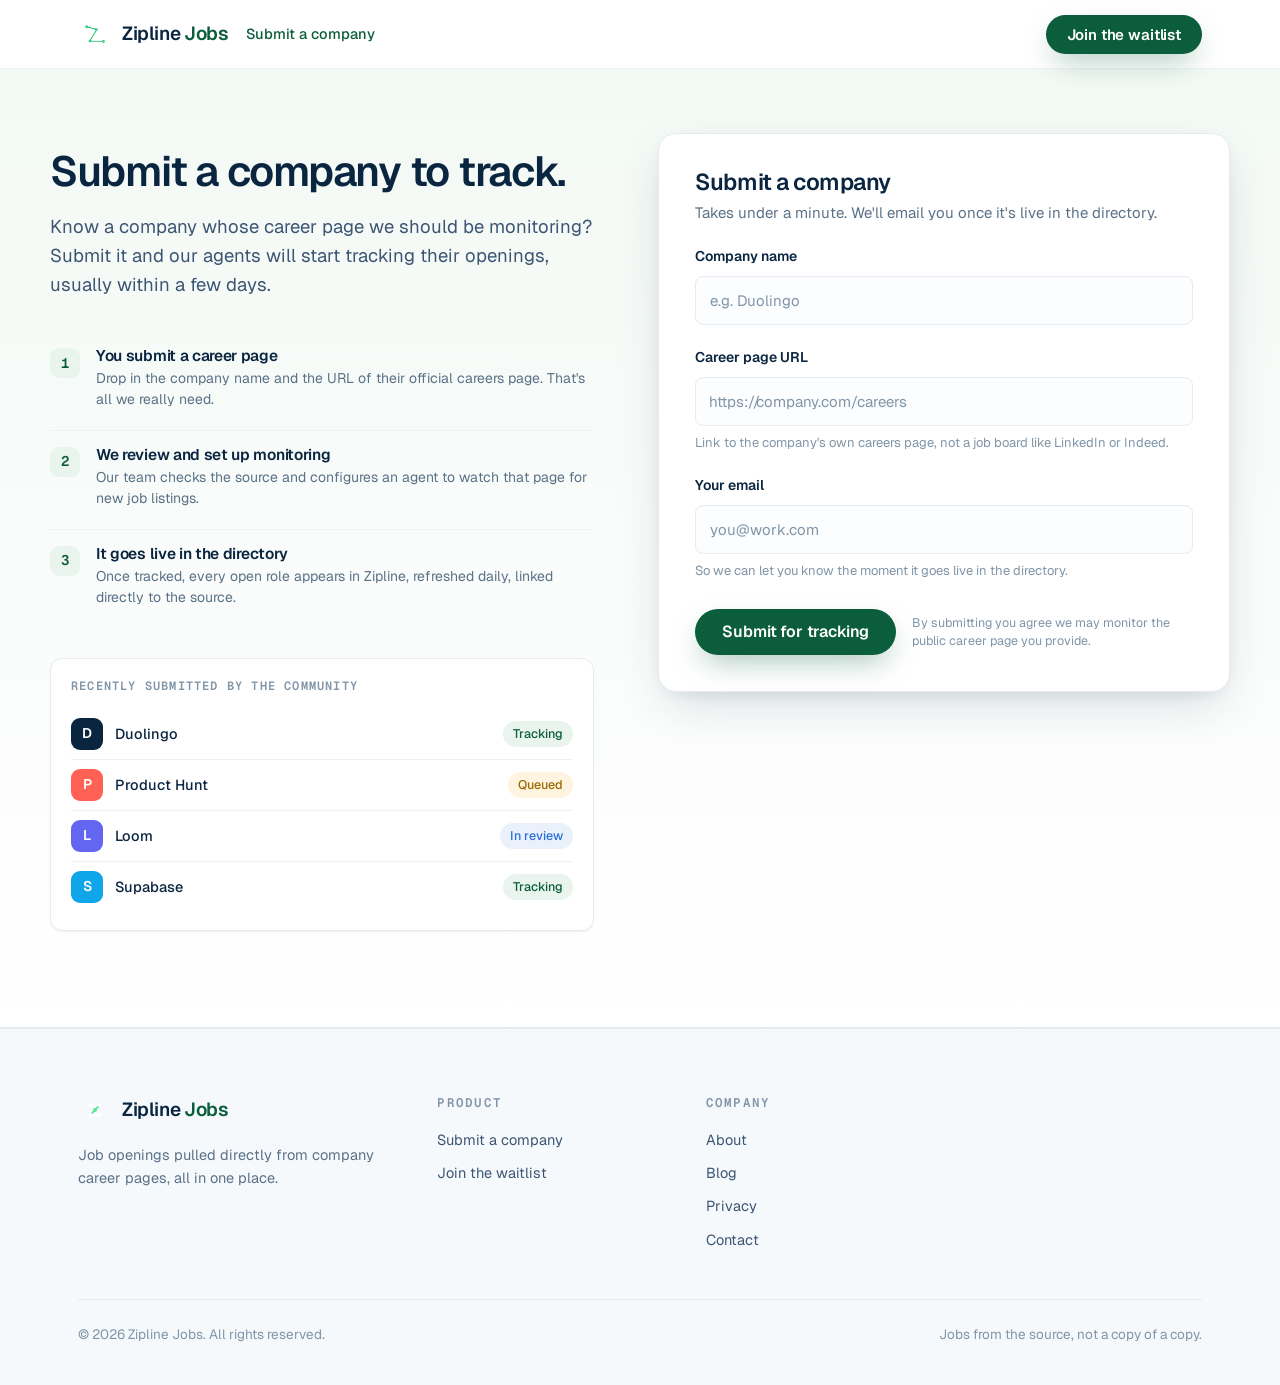
<file: submit.html>
<!DOCTYPE html>
<html lang="en">
<head>
<meta charset="UTF-8">
<meta name="viewport" content="width=device-width, initial-scale=1.0">
<title>Submit a company — Zipline Jobs</title>
<meta name="description" content="Know a company Zipline should be tracking? Submit their career page and we'll start monitoring their open roles, usually within a few days.">
<meta name="robots" content="index, follow">
<link rel="canonical" href="https://ziplinejobs.com/submit.html">
<link rel="icon" type="image/x-icon" href="favicons/favicon.ico">
<link rel="icon" type="image/png" sizes="16x16" href="favicons/favicon-16x16.png">
<link rel="icon" type="image/png" sizes="32x32" href="favicons/favicon-32x32.png">
<link rel="apple-touch-icon" sizes="180x180" href="favicons/apple-touch-icon.png">
<link rel="manifest" href="favicons/site.webmanifest">

<!-- Open Graph -->
<meta property="og:type" content="website">
<meta property="og:url" content="https://ziplinejobs.com/submit.html">
<meta property="og:title" content="Submit a company — Zipline Jobs">
<meta property="og:description" content="Know a company Zipline should be tracking? Submit their career page and we'll start monitoring their open roles, usually within a few days.">
<meta property="og:image" content="https://ziplinejobs.com/og-image.png">
<meta property="og:site_name" content="Zipline Jobs">

<!-- Twitter / X -->
<meta name="twitter:card" content="summary_large_image">
<meta name="twitter:title" content="Submit a company — Zipline Jobs">
<meta name="twitter:description" content="Know a company Zipline should be tracking? Submit their career page and we'll start monitoring their open roles, usually within a few days.">
<meta name="twitter:image" content="https://ziplinejobs.com/og-image.png">

<link rel="stylesheet" href="styles.css">
<style>
.sub-hero {
  background: linear-gradient(180deg, var(--pine-tint-2), #fff);
  border-bottom: 1px solid var(--line);
  padding: 56px 0 0;
}
.sub-grid {
  display: grid;
  grid-template-columns: 1fr 1.05fr;
  gap: 64px;
  align-items: start;
}
.sub-left { position: sticky; top: 96px; }
.sub-left h1 { font-size: 42px; letter-spacing: -0.03em; margin-top: 16px; }
.sub-left .lead { font-size: 18.5px; color: var(--slate); margin-top: 18px; line-height: 1.55; }

.howlist { margin-top: 34px; display: grid; gap: 4px; }
.howitem { display: flex; gap: 16px; padding: 16px 0; border-top: 1px solid var(--line-soft); }
.howitem:first-child { border-top: none; }
.howitem .n {
  flex: none; width: 30px; height: 30px; border-radius: 9px;
  background: var(--pine-tint); color: var(--pine);
  display: grid; place-items: center; font-weight: 600; font-size: 14px; font-family: 'Geist Mono', monospace;
}
.howitem h4 { font-size: 15.5px; margin-bottom: 3px; }
.howitem p { font-size: 14px; color: var(--slate-2); line-height: 1.5; }

.recent {
  margin-top: 34px;
  background: #fff; border: 1px solid var(--line); border-radius: var(--r-md);
  padding: 18px 20px; box-shadow: var(--sh-xs);
}
.recent h5 { font-size: 12px; text-transform: uppercase; letter-spacing: .1em; color: var(--slate-3); font-family:'Geist Mono',monospace; margin: 0 0 14px; font-weight: 600; }
.recent-row { display: flex; align-items: center; gap: 12px; padding: 9px 0; }
.recent-row + .recent-row { border-top: 1px solid var(--line-soft); }
.recent-row .mono { width: 32px; height: 32px; border-radius: 9px; font-size: 14px; }
.recent-row .rn { font-weight: 500; font-size: 14.5px; flex: 1; }
.recent-row .status { font-size: 12.5px; font-weight: 500; padding: 3px 10px; border-radius: 999px; }
.status.tracking { background: var(--pine-tint); color: var(--pine); }
.status.queued { background: #FFF4E0; color: #9A6B00; }
.status.review { background: #EAF1FB; color: #2A6FDB; }

/* form card */
.form-card {
  background: #fff; border: 1px solid var(--line); border-radius: var(--r-lg);
  box-shadow: var(--sh-lg); padding: 36px;
}
.form-card h2 { font-size: 23px; }
.form-card .sub { color: var(--slate-2); font-size: 15px; margin-top: 6px; }
.field { margin-top: 22px; }
.field label { display: block; font-size: 14px; font-weight: 600; color: var(--ink); margin-bottom: 8px; }
.field label .opt { color: var(--slate-3); font-weight: 400; }
.field .hint { font-size: 13px; color: var(--slate-3); margin-top: 7px; }
.inp, .ta, .sl select {
  width: 100%; font: inherit; font-size: 15px; color: var(--ink);
  background: var(--bg-soft-2); border: 1px solid var(--line);
  border-radius: var(--r-sm); padding: 12px 14px; outline: none;
  transition: border-color .15s, box-shadow .15s, background .15s;
}
.inp:focus, .ta:focus, .sl select:focus { border-color: var(--mint); background: #fff; box-shadow: 0 0 0 3px rgba(63,203,130,.15); }
.inp::placeholder, .ta::placeholder { color: var(--slate-3); }
.ta { resize: vertical; min-height: 92px; line-height: 1.5; }
.with-prefix { position: relative; display: flex; align-items: center; }
.with-prefix .pfx { position: absolute; left: 14px; color: var(--slate-3); font-size: 15px; pointer-events: none; }
.with-prefix .inp { padding-left: 60px; }
.row2 { display: grid; grid-template-columns: 1fr 1fr; gap: 14px; }
.sl { position: relative; }
.sl select { appearance: none; -webkit-appearance: none; cursor: pointer; }
.sl::after { content:""; position:absolute; right:14px; top: 44px; width:8px; height:8px; border-right:1.6px solid var(--slate-2); border-bottom:1.6px solid var(--slate-2); transform: rotate(45deg); pointer-events:none; }
.form-actions { margin-top: 28px; display: flex; align-items: center; gap: 16px; }
.form-actions .btn-primary { flex: none; }
.form-actions .fineprint { font-size: 12.5px; color: var(--slate-3); line-height: 1.45; }

/* success */
.form-success { display: none; text-align: center; padding: 30px 10px; }
.form-card.done .form-body { display: none; }
.form-card.done .form-success { display: block; }
.success-badge { width: 64px; height: 64px; border-radius: 18px; background: var(--pine); display: grid; place-items: center; margin: 0 auto 22px; box-shadow: var(--sh-green); }
.form-success h2 { font-size: 24px; }
.form-success p { color: var(--slate); font-size: 15.5px; margin-top: 12px; max-width: 380px; margin-left: auto; margin-right: auto; line-height: 1.55; }
.success-card-preview {
  margin: 26px auto 0; max-width: 320px; text-align: left;
  background: var(--bg-soft); border: 1px solid var(--line); border-radius: var(--r-md); padding: 16px;
  display: flex; align-items: center; gap: 14px;
}
.success-card-preview .mono { width: 42px; height: 42px; }
.success-card-preview .scn { font-weight: 600; font-size: 15px; }
.success-card-preview .scs { font-size: 12.5px; color: #9A6B00; background: #FFF4E0; padding: 2px 9px; border-radius: 999px; display: inline-block; margin-top: 5px; font-weight: 500; }
.form-success .btn { margin-top: 28px; }

@media (max-width: 920px) {
  .sub-grid { grid-template-columns: 1fr; gap: 36px; }
  .sub-left { position: static; }
  .sub-left h1 { font-size: 34px; }
}
</style>
</head>
<body>

<!-- ===== NAV ===== -->
<nav class="nav">
  <div class="wrap nav-inner">
    <div class="nav-left">
      <a href="index.html" class="logo">
        <span class="mark">
          <img src="logo2.png" width="20" height="20" alt="Zipline Jobs logo">
        </span>
        <span class="word"><b>Zipline</b>&nbsp;<span>Jobs</span></span>
      </a>
      <div class="nav-links">
        <a href="submit.html" class="active">Submit a company</a>
      </div>
    </div>
    <div class="nav-cta">
      <a href="index.html#waitlist" class="btn btn-primary">Join the waitlist</a>
    </div>
  </div>
</nav>

<!-- ===== HERO + FORM ===== -->
<section class="sub-hero">
  <div class="wrap section" style="padding-top:8px;">
    <div class="sub-grid">
      <!-- left -->
      <div class="sub-left">
        <h1>Submit a company to track.</h1>
        <p class="lead">Know a company whose career page we should be monitoring? Submit it and our agents will start tracking their openings, usually within a few days.</p>

        <div class="howlist">
          <div class="howitem">
            <div class="n">1</div>
            <div><h4>You submit a career page</h4><p>Drop in the company name and the URL of their official careers page. That's all we really need.</p></div>
          </div>
          <div class="howitem">
            <div class="n">2</div>
            <div><h4>We review and set up monitoring</h4><p>Our team checks the source and configures an agent to watch that page for new job listings.</p></div>
          </div>
          <div class="howitem">
            <div class="n">3</div>
            <div><h4>It goes live in the directory</h4><p>Once tracked, every open role appears in Zipline, refreshed daily, linked directly to the source.</p></div>
          </div>
        </div>

        <div class="recent">
          <h5>Recently submitted by the community</h5>
          <div class="recent-row"><div class="mono" style="background:#0A2540">D</div><span class="rn">Duolingo</span><span class="status tracking">Tracking</span></div>
          <div class="recent-row"><div class="mono" style="background:#FF6154">P</div><span class="rn">Product Hunt</span><span class="status queued">Queued</span></div>
          <div class="recent-row"><div class="mono" style="background:#6366F1">L</div><span class="rn">Loom</span><span class="status review">In review</span></div>
          <div class="recent-row"><div class="mono" style="background:#0EA5E9">S</div><span class="rn">Supabase</span><span class="status tracking">Tracking</span></div>
        </div>
      </div>

      <!-- form -->
      <div class="form-card" id="form-card">
        <div class="form-body">
          <h2>Submit a company</h2>
          <p class="sub">Takes under a minute. We'll email you once it's live in the directory.</p>

          <form id="submit-form">
            <div class="field">
              <label for="co-name">Company name</label>
              <input class="inp" type="text" id="co-name" placeholder="e.g. Duolingo" required>
            </div>

            <div class="field">
              <label for="co-url">Career page URL</label>
              <div class="with-prefix">
                <span class="pfx">https://</span>
                <input class="inp" type="text" id="co-url" placeholder="company.com/careers" required>
              </div>
              <p class="hint">Link to the company's own careers page, not a job board like LinkedIn or Indeed.</p>
            </div>

            <div class="field">
              <label for="co-email">Your email</label>
              <input class="inp" type="email" id="co-email" placeholder="you@work.com" required>
              <p class="hint">So we can let you know the moment it goes live in the directory.</p>
            </div>

            <div class="form-actions">
              <button type="submit" class="btn btn-primary btn-lg">Submit for tracking</button>
              <span class="fineprint">By submitting you agree we may monitor the public career page you provide.</span>
            </div>
          </form>
        </div>

        <!-- success -->
        <div class="form-success">
          <div class="success-badge">
            <svg width="30" height="30" viewBox="0 0 24 24" fill="none"><path d="M5 12.5l4 4L19 7" stroke="#fff" stroke-width="2.4" stroke-linecap="round" stroke-linejoin="round"/></svg>
          </div>
          <h2>Submission received.</h2>
          <p>Thanks for contributing to Zipline. We'll review <b id="done-name">this company</b> and email <b id="done-email">you</b> when it's live in the directory.</p>
          <div class="success-card-preview">
            <div class="mono" id="done-mono" style="background:var(--pine)">?</div>
            <div><div class="scn" id="done-name-2">Company</div><span class="scs">Queued for review</span></div>
          </div>
          <button class="btn btn-ghost" id="submit-another">Submit another company</button>
        </div>
      </div>
    </div>
  </div>
</section>

<!-- ===== FOOTER ===== -->
<footer class="footer">
  <div class="wrap">
    <div class="footer-grid">
      <div>
        <a href="index.html" class="logo">
          <span class="mark">
            <svg width="20" height="20" viewBox="0 0 24 24" fill="none" aria-hidden="true">
              <path d="M6.5 6 H17.5" stroke="#fff" stroke-width="2.1" stroke-linecap="round"/><path d="M17.2 6.5 L6.8 17.5" stroke="#5BE59B" stroke-width="2.1" stroke-linecap="round"/><path d="M6.5 18 H17.5" stroke="#fff" stroke-width="2.1" stroke-linecap="round"/><circle cx="6.5" cy="6" r="2.3" fill="#fff"/><circle cx="17.5" cy="6" r="2.3" fill="#fff"/><circle cx="6.5" cy="18" r="2.3" fill="#fff"/><circle cx="17.5" cy="18" r="2.3" fill="#fff"/><circle cx="12" cy="12" r="2.3" fill="#5BE59B"/>
            </svg>
          </span>
          <span class="word"><b>Zipline</b>&nbsp;<span>Jobs</span></span>
        </a>
        <p class="footer-blurb">Job openings pulled directly from company career pages, all in one place.</p>
      </div>
      <div><h5>Product</h5><ul><li><a href="submit.html">Submit a company</a></li><li><a href="index.html#waitlist">Join the waitlist</a></li></ul></div>
      <div><h5>Company</h5><ul><li><a href="#">About</a></li><li><a href="#">Blog</a></li><li><a href="#">Privacy</a></li><li><a href="#">Contact</a></li></ul></div>
    </div>
    <div class="footer-bottom">
      <span>© 2026 Zipline Jobs. All rights reserved.</span>
      <span>Jobs from the source, not a copy of a copy.</span>
    </div>
  </div>
</footer>

<script>
(function () {
  // Paste your deployed Zipline Tracker Web App URL here
  var GAS_URL = 'https://script.google.com/macros/s/AKfycbyrtPczvfFsYmCiH65g4KZK248LATBGmGQ7FE66u_toHWAXZ0ZibVJwLM3GVOw8xLgt_w/exec';

  // Track page visit
  if (GAS_URL !== 'YOUR_GAS_WEB_APP_URL') {
    fetch(GAS_URL, {
      method: 'POST',
      mode: 'no-cors',
      headers: { 'Content-Type': 'text/plain' },
      body: JSON.stringify({
        type: 'visit',
        page: 'Submit a company',
        ua:   navigator.userAgent,
        ref:  document.referrer || 'direct',
        tz:   Intl.DateTimeFormat().resolvedOptions().timeZone
      })
    }).catch(function () {});
  }

  const form = document.getElementById('submit-form');
  const card = document.getElementById('form-card');
  const COLORS = ['#635BFF','#F24E1E','#1A1A1A','#5E6AD2','#FF5A5F','#0EA5E9','#16A34A','#D97757','#7C3AED'];
  form.addEventListener('submit', function (e) {
    e.preventDefault();
    const name = document.getElementById('co-name').value.trim();
    const url  = document.getElementById('co-url').value.trim();
    const email = document.getElementById('co-email').value.trim();
    if (!name || !email || !url) return;

    if (GAS_URL !== 'YOUR_GAS_WEB_APP_URL') {
      fetch(GAS_URL, {
        method: 'POST',
        mode: 'no-cors',
        headers: { 'Content-Type': 'text/plain' },
        body: JSON.stringify({ type: 'submission', company: name, url: url, email: email })
      }).catch(function () {});
    }

    document.getElementById('done-name').textContent = name;
    document.getElementById('done-name-2').textContent = name;
    document.getElementById('done-email').textContent = email;
    const m = document.getElementById('done-mono');
    m.textContent = name[0].toUpperCase();
    m.style.background = COLORS[name.length % COLORS.length];
    card.classList.add('done');
    card.scrollTop = 0;
  });
  document.getElementById('submit-another').addEventListener('click', function () {
    form.reset();
    card.classList.remove('done');
  });
})();
</script>
</body>
</html>
</file>
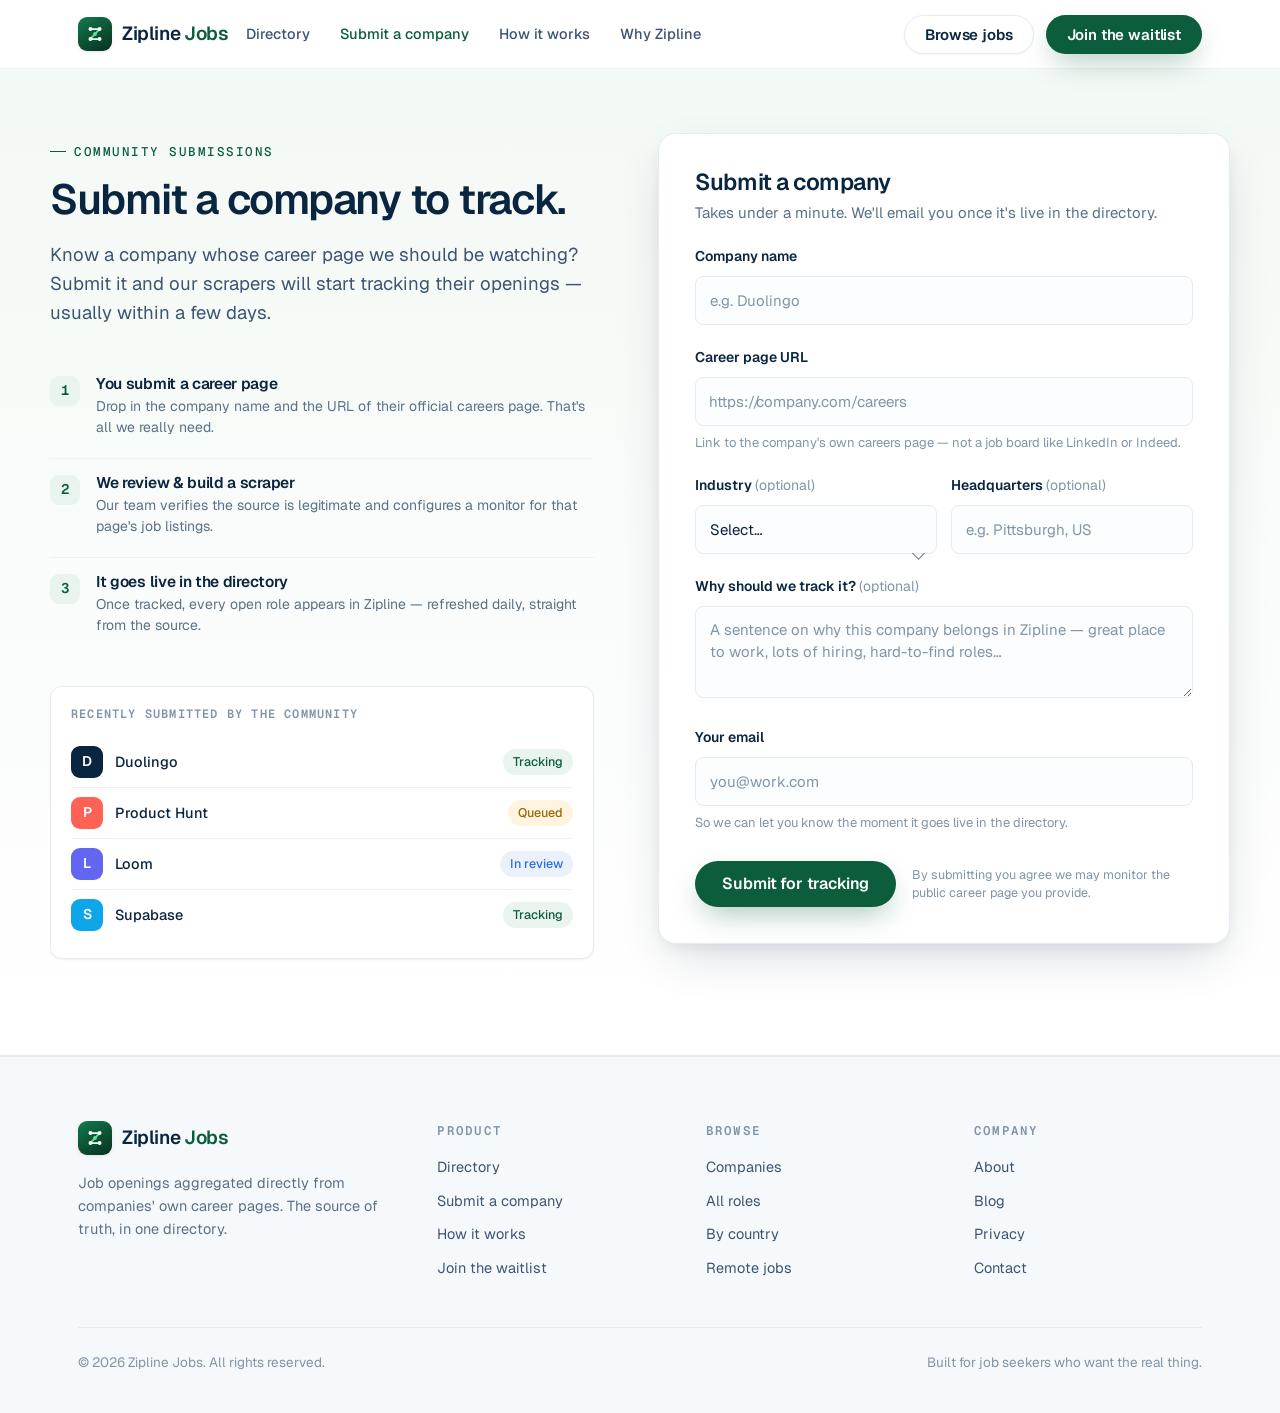
<file: uploads/submit.html>
<!DOCTYPE html>
<html lang="en">
<head>
<meta charset="UTF-8">
<meta name="viewport" content="width=device-width, initial-scale=1.0">
<title>Submit a company — Zipline Jobs</title>
<link rel="stylesheet" href="styles.css">
<style>
.sub-hero {
  background: linear-gradient(180deg, var(--pine-tint-2), #fff);
  border-bottom: 1px solid var(--line);
  padding: 56px 0 0;
}
.sub-grid {
  display: grid;
  grid-template-columns: 1fr 1.05fr;
  gap: 64px;
  align-items: start;
}
.sub-left { position: sticky; top: 96px; }
.sub-left h1 { font-size: 42px; letter-spacing: -0.03em; margin-top: 16px; }
.sub-left .lead { font-size: 18.5px; color: var(--slate); margin-top: 18px; line-height: 1.55; }

.howlist { margin-top: 34px; display: grid; gap: 4px; }
.howitem { display: flex; gap: 16px; padding: 16px 0; border-top: 1px solid var(--line-soft); }
.howitem:first-child { border-top: none; }
.howitem .n {
  flex: none; width: 30px; height: 30px; border-radius: 9px;
  background: var(--pine-tint); color: var(--pine);
  display: grid; place-items: center; font-weight: 600; font-size: 14px; font-family: 'Geist Mono', monospace;
}
.howitem h4 { font-size: 15.5px; margin-bottom: 3px; }
.howitem p { font-size: 14px; color: var(--slate-2); line-height: 1.5; }

.recent {
  margin-top: 34px;
  background: #fff; border: 1px solid var(--line); border-radius: var(--r-md);
  padding: 18px 20px; box-shadow: var(--sh-xs);
}
.recent h5 { font-size: 12px; text-transform: uppercase; letter-spacing: .1em; color: var(--slate-3); font-family:'Geist Mono',monospace; margin: 0 0 14px; font-weight: 600; }
.recent-row { display: flex; align-items: center; gap: 12px; padding: 9px 0; }
.recent-row + .recent-row { border-top: 1px solid var(--line-soft); }
.recent-row .mono { width: 32px; height: 32px; border-radius: 9px; font-size: 14px; }
.recent-row .rn { font-weight: 500; font-size: 14.5px; flex: 1; }
.recent-row .status { font-size: 12.5px; font-weight: 500; padding: 3px 10px; border-radius: 999px; }
.status.tracking { background: var(--pine-tint); color: var(--pine); }
.status.queued { background: #FFF4E0; color: #9A6B00; }
.status.review { background: #EAF1FB; color: #2A6FDB; }

/* form card */
.form-card {
  background: #fff; border: 1px solid var(--line); border-radius: var(--r-lg);
  box-shadow: var(--sh-lg); padding: 36px;
}
.form-card h2 { font-size: 23px; }
.form-card .sub { color: var(--slate-2); font-size: 15px; margin-top: 6px; }
.field { margin-top: 22px; }
.field label { display: block; font-size: 14px; font-weight: 600; color: var(--ink); margin-bottom: 8px; }
.field label .opt { color: var(--slate-3); font-weight: 400; }
.field .hint { font-size: 13px; color: var(--slate-3); margin-top: 7px; }
.inp, .ta, .sl select {
  width: 100%; font: inherit; font-size: 15px; color: var(--ink);
  background: var(--bg-soft-2); border: 1px solid var(--line);
  border-radius: var(--r-sm); padding: 12px 14px; outline: none;
  transition: border-color .15s, box-shadow .15s, background .15s;
}
.inp:focus, .ta:focus, .sl select:focus { border-color: var(--mint); background: #fff; box-shadow: 0 0 0 3px rgba(63,203,130,.15); }
.inp::placeholder, .ta::placeholder { color: var(--slate-3); }
.ta { resize: vertical; min-height: 92px; line-height: 1.5; }
.with-prefix { position: relative; display: flex; align-items: center; }
.with-prefix .pfx { position: absolute; left: 14px; color: var(--slate-3); font-size: 15px; pointer-events: none; }
.with-prefix .inp { padding-left: 60px; }
.row2 { display: grid; grid-template-columns: 1fr 1fr; gap: 14px; }
.sl { position: relative; }
.sl select { appearance: none; -webkit-appearance: none; cursor: pointer; }
.sl::after { content:""; position:absolute; right:14px; top: 44px; width:8px; height:8px; border-right:1.6px solid var(--slate-2); border-bottom:1.6px solid var(--slate-2); transform: rotate(45deg); pointer-events:none; }
.form-actions { margin-top: 28px; display: flex; align-items: center; gap: 16px; }
.form-actions .btn-primary { flex: none; }
.form-actions .fineprint { font-size: 12.5px; color: var(--slate-3); line-height: 1.45; }

/* success */
.form-success { display: none; text-align: center; padding: 30px 10px; }
.form-card.done .form-body { display: none; }
.form-card.done .form-success { display: block; }
.success-badge { width: 64px; height: 64px; border-radius: 18px; background: var(--pine); display: grid; place-items: center; margin: 0 auto 22px; box-shadow: var(--sh-green); }
.form-success h2 { font-size: 24px; }
.form-success p { color: var(--slate); font-size: 15.5px; margin-top: 12px; max-width: 380px; margin-left: auto; margin-right: auto; line-height: 1.55; }
.success-card-preview {
  margin: 26px auto 0; max-width: 320px; text-align: left;
  background: var(--bg-soft); border: 1px solid var(--line); border-radius: var(--r-md); padding: 16px;
  display: flex; align-items: center; gap: 14px;
}
.success-card-preview .mono { width: 42px; height: 42px; }
.success-card-preview .scn { font-weight: 600; font-size: 15px; }
.success-card-preview .scs { font-size: 12.5px; color: #9A6B00; background: #FFF4E0; padding: 2px 9px; border-radius: 999px; display: inline-block; margin-top: 5px; font-weight: 500; }
.form-success .btn { margin-top: 28px; }

@media (max-width: 920px) {
  .sub-grid { grid-template-columns: 1fr; gap: 36px; }
  .sub-left { position: static; }
  .sub-left h1 { font-size: 34px; }
}
</style>
</head>
<body>

<!-- ===== NAV ===== -->
<nav class="nav">
  <div class="wrap nav-inner">
    <div class="nav-left">
      <a href="index.html" class="logo">
        <span class="mark">
          <svg width="20" height="20" viewBox="0 0 24 24" fill="none" aria-hidden="true">
            <path d="M6.5 6 H17.5" stroke="#fff" stroke-width="2.1" stroke-linecap="round"/><path d="M17.2 6.5 L6.8 17.5" stroke="#5BE59B" stroke-width="2.1" stroke-linecap="round"/><path d="M6.5 18 H17.5" stroke="#fff" stroke-width="2.1" stroke-linecap="round"/><circle cx="6.5" cy="6" r="2.3" fill="#fff"/><circle cx="17.5" cy="6" r="2.3" fill="#fff"/><circle cx="6.5" cy="18" r="2.3" fill="#fff"/><circle cx="17.5" cy="18" r="2.3" fill="#fff"/><circle cx="12" cy="12" r="2.3" fill="#5BE59B"/>
          </svg>
        </span>
        <span class="word"><b>Zipline</b>&nbsp;<span>Jobs</span></span>
      </a>
      <div class="nav-links">
        <a href="directory.html">Directory</a>
        <a href="submit.html" class="active">Submit a company</a>
        <a href="index.html#how">How it works</a>
        <a href="index.html#why">Why Zipline</a>
      </div>
    </div>
    <div class="nav-cta">
      <a href="directory.html" class="btn btn-ghost">Browse jobs</a>
      <a href="index.html#waitlist" class="btn btn-primary">Join the waitlist</a>
    </div>
  </div>
</nav>

<!-- ===== HERO + FORM ===== -->
<section class="sub-hero">
  <div class="wrap section" style="padding-top:8px;">
    <div class="sub-grid">
      <!-- left -->
      <div class="sub-left">
        <span class="eyebrow">Community submissions</span>
        <h1>Submit a company to track.</h1>
        <p class="lead">Know a company whose career page we should be watching? Submit it and our scrapers will start tracking their openings — usually within a few days.</p>

        <div class="howlist">
          <div class="howitem">
            <div class="n">1</div>
            <div><h4>You submit a career page</h4><p>Drop in the company name and the URL of their official careers page. That's all we really need.</p></div>
          </div>
          <div class="howitem">
            <div class="n">2</div>
            <div><h4>We review &amp; build a scraper</h4><p>Our team verifies the source is legitimate and configures a monitor for that page's job listings.</p></div>
          </div>
          <div class="howitem">
            <div class="n">3</div>
            <div><h4>It goes live in the directory</h4><p>Once tracked, every open role appears in Zipline — refreshed daily, straight from the source.</p></div>
          </div>
        </div>

        <div class="recent">
          <h5>Recently submitted by the community</h5>
          <div class="recent-row"><div class="mono" style="background:#0A2540">D</div><span class="rn">Duolingo</span><span class="status tracking">Tracking</span></div>
          <div class="recent-row"><div class="mono" style="background:#FF6154">P</div><span class="rn">Product Hunt</span><span class="status queued">Queued</span></div>
          <div class="recent-row"><div class="mono" style="background:#6366F1">L</div><span class="rn">Loom</span><span class="status review">In review</span></div>
          <div class="recent-row"><div class="mono" style="background:#0EA5E9">S</div><span class="rn">Supabase</span><span class="status tracking">Tracking</span></div>
        </div>
      </div>

      <!-- form -->
      <div class="form-card" id="form-card">
        <div class="form-body">
          <h2>Submit a company</h2>
          <p class="sub">Takes under a minute. We'll email you once it's live in the directory.</p>

          <form id="submit-form">
            <div class="field">
              <label for="co-name">Company name</label>
              <input class="inp" type="text" id="co-name" placeholder="e.g. Duolingo" required>
            </div>

            <div class="field">
              <label for="co-url">Career page URL</label>
              <div class="with-prefix">
                <span class="pfx">https://</span>
                <input class="inp" type="text" id="co-url" placeholder="company.com/careers" required>
              </div>
              <p class="hint">Link to the company's own careers page — not a job board like LinkedIn or Indeed.</p>
            </div>

            <div class="row2">
              <div class="field">
                <label for="co-industry">Industry <span class="opt">(optional)</span></label>
                <div class="sl">
                  <select id="co-industry">
                    <option value="">Select…</option>
                    <option>AI</option><option>Payments / Fintech</option><option>Dev tools</option>
                    <option>Design tools</option><option>Productivity</option><option>E-commerce</option>
                    <option>Media</option><option>Healthcare</option><option>Travel</option><option>Other</option>
                  </select>
                </div>
              </div>
              <div class="field">
                <label for="co-hq">Headquarters <span class="opt">(optional)</span></label>
                <input class="inp" type="text" id="co-hq" placeholder="e.g. Pittsburgh, US">
              </div>
            </div>

            <div class="field">
              <label for="co-why">Why should we track it? <span class="opt">(optional)</span></label>
              <textarea class="ta" id="co-why" placeholder="A sentence on why this company belongs in Zipline — great place to work, lots of hiring, hard-to-find roles…"></textarea>
            </div>

            <div class="field">
              <label for="co-email">Your email</label>
              <input class="inp" type="email" id="co-email" placeholder="you@work.com" required>
              <p class="hint">So we can let you know the moment it goes live in the directory.</p>
            </div>

            <div class="form-actions">
              <button type="submit" class="btn btn-primary btn-lg">Submit for tracking</button>
              <span class="fineprint">By submitting you agree we may monitor the public career page you provide.</span>
            </div>
          </form>
        </div>

        <!-- success -->
        <div class="form-success">
          <div class="success-badge">
            <svg width="30" height="30" viewBox="0 0 24 24" fill="none"><path d="M5 12.5l4 4L19 7" stroke="#fff" stroke-width="2.4" stroke-linecap="round" stroke-linejoin="round"/></svg>
          </div>
          <h2>Submission received.</h2>
          <p>Thanks for contributing to Zipline. We'll review <b id="done-name">this company</b> and email <b id="done-email">you</b> when it's live in the directory.</p>
          <div class="success-card-preview">
            <div class="mono" id="done-mono" style="background:var(--pine)">?</div>
            <div><div class="scn" id="done-name-2">Company</div><span class="scs">Queued for review</span></div>
          </div>
          <button class="btn btn-ghost" id="submit-another">Submit another company</button>
        </div>
      </div>
    </div>
  </div>
</section>

<!-- ===== FOOTER ===== -->
<footer class="footer">
  <div class="wrap">
    <div class="footer-grid">
      <div>
        <a href="index.html" class="logo">
          <span class="mark">
            <svg width="20" height="20" viewBox="0 0 24 24" fill="none" aria-hidden="true">
              <path d="M6.5 6 H17.5" stroke="#fff" stroke-width="2.1" stroke-linecap="round"/><path d="M17.2 6.5 L6.8 17.5" stroke="#5BE59B" stroke-width="2.1" stroke-linecap="round"/><path d="M6.5 18 H17.5" stroke="#fff" stroke-width="2.1" stroke-linecap="round"/><circle cx="6.5" cy="6" r="2.3" fill="#fff"/><circle cx="17.5" cy="6" r="2.3" fill="#fff"/><circle cx="6.5" cy="18" r="2.3" fill="#fff"/><circle cx="17.5" cy="18" r="2.3" fill="#fff"/><circle cx="12" cy="12" r="2.3" fill="#5BE59B"/>
            </svg>
          </span>
          <span class="word"><b>Zipline</b>&nbsp;<span>Jobs</span></span>
        </a>
        <p class="footer-blurb">Job openings aggregated directly from companies' own career pages. The source of truth, in one directory.</p>
      </div>
      <div><h5>Product</h5><ul><li><a href="directory.html">Directory</a></li><li><a href="submit.html">Submit a company</a></li><li><a href="index.html#how">How it works</a></li><li><a href="index.html#waitlist">Join the waitlist</a></li></ul></div>
      <div><h5>Browse</h5><ul><li><a href="directory.html">Companies</a></li><li><a href="directory.html">All roles</a></li><li><a href="directory.html">By country</a></li><li><a href="directory.html">Remote jobs</a></li></ul></div>
      <div><h5>Company</h5><ul><li><a href="#">About</a></li><li><a href="#">Blog</a></li><li><a href="#">Privacy</a></li><li><a href="#">Contact</a></li></ul></div>
    </div>
    <div class="footer-bottom">
      <span>© 2026 Zipline Jobs. All rights reserved.</span>
      <span>Built for job seekers who want the real thing.</span>
    </div>
  </div>
</footer>

<script>
(function () {
  const form = document.getElementById('submit-form');
  const card = document.getElementById('form-card');
  const COLORS = ['#635BFF','#F24E1E','#1A1A1A','#5E6AD2','#FF5A5F','#0EA5E9','#16A34A','#D97757','#7C3AED'];
  form.addEventListener('submit', function (e) {
    e.preventDefault();
    const name = document.getElementById('co-name').value.trim();
    const email = document.getElementById('co-email').value.trim();
    if (!name || !email || !document.getElementById('co-url').value.trim()) return;
    document.getElementById('done-name').textContent = name;
    document.getElementById('done-name-2').textContent = name;
    document.getElementById('done-email').textContent = email;
    const m = document.getElementById('done-mono');
    m.textContent = name[0].toUpperCase();
    m.style.background = COLORS[name.length % COLORS.length];
    card.classList.add('done');
    card.scrollTop = 0;
  });
  document.getElementById('submit-another').addEventListener('click', function () {
    form.reset();
    card.classList.remove('done');
  });
})();
</script>
</body>
</html>
</file>
<file: styles.css>
/* ===========================================================
   Zipline Jobs — shared design system
   Stripe-inspired, light theme, Pine green brand
   =========================================================== */

@import url('https://fonts.googleapis.com/css2?family=Geist:wght@400;500;600;700&family=Geist+Mono:wght@400;500&display=swap');

:root {
  /* Brand greens */
  --pine:        #0B5D3B;
  --pine-dark:   #084227;
  --pine-darker: #06311D;
  --pine-mid:    #137A4D;
  --mint:        #3FCB82;
  --mint-bright: #5BE59B;
  --pine-tint:   #E9F4EE;
  --pine-tint-2: #F3F9F5;

  /* Ink + neutrals (Stripe-like navy text) */
  --ink:         #0A2540;
  --ink-soft:    #1A3A5C;
  --slate:       #3C5573;
  --slate-2:     #5A7187;
  --slate-3:     #8095A8;
  --line:        #E6EBF1;
  --line-soft:   #EEF2F6;

  /* Surfaces */
  --bg:          #FFFFFF;
  --bg-soft:     #F6F9FC;
  --bg-soft-2:   #FBFDFE;

  /* Radii */
  --r-sm: 8px;
  --r-md: 12px;
  --r-lg: 18px;
  --r-xl: 26px;
  --r-pill: 999px;

  /* Shadows */
  --sh-xs: 0 1px 2px rgba(10,37,64,0.06);
  --sh-sm: 0 2px 5px rgba(10,37,64,0.06), 0 1px 2px rgba(10,37,64,0.04);
  --sh-md: 0 4px 14px rgba(10,37,64,0.08), 0 1px 3px rgba(10,37,64,0.05);
  --sh-lg: 0 18px 50px -12px rgba(10,37,64,0.18), 0 6px 18px -8px rgba(10,37,64,0.12);
  --sh-green: 0 12px 30px -8px rgba(11,93,59,0.40);

  --maxw: 1180px;
  --ease: cubic-bezier(0.22, 1, 0.36, 1);
}

* { box-sizing: border-box; }

html { scroll-behavior: smooth; }

body {
  margin: 0;
  font-family: 'Geist', system-ui, -apple-system, sans-serif;
  color: var(--ink);
  background: var(--bg);
  -webkit-font-smoothing: antialiased;
  text-rendering: optimizeLegibility;
  font-size: 17px;
  line-height: 1.55;
}

h1, h2, h3, h4 {
  margin: 0;
  font-weight: 600;
  letter-spacing: -0.02em;
  color: var(--ink);
  line-height: 1.08;
  text-wrap: balance;
}

p { margin: 0; }
a { color: inherit; text-decoration: none; }

.wrap {
  width: 100%;
  max-width: var(--maxw);
  margin: 0 auto;
  padding: 0 28px;
}

.eyebrow {
  display: inline-flex;
  align-items: center;
  gap: 8px;
  font-family: 'Geist Mono', monospace;
  font-size: 12.5px;
  font-weight: 500;
  letter-spacing: 0.12em;
  text-transform: uppercase;
  color: var(--pine);
}
.eyebrow::before {
  content: "";
  width: 16px; height: 1.5px;
  background: var(--pine);
  display: inline-block;
}

.section { padding: 96px 0; }
.section-tight { padding: 64px 0; }

/* ---------- Buttons ---------- */
.btn {
  display: inline-flex;
  align-items: center;
  justify-content: center;
  gap: 8px;
  font-family: inherit;
  font-size: 15px;
  font-weight: 600;
  letter-spacing: -0.01em;
  padding: 11px 20px;
  border-radius: var(--r-pill);
  border: 1px solid transparent;
  cursor: pointer;
  transition: transform .18s var(--ease), box-shadow .18s var(--ease), background .18s var(--ease), color .18s;
  white-space: nowrap;
  line-height: 1;
}
.btn-primary {
  background: var(--pine);
  color: #fff;
  box-shadow: var(--sh-green);
}
.btn-primary:hover { background: var(--pine-dark); transform: translateY(-1px); box-shadow: 0 16px 36px -8px rgba(11,93,59,0.46); }
.btn-ghost {
  background: #fff;
  color: var(--ink);
  border-color: var(--line);
  box-shadow: var(--sh-xs);
}
.btn-ghost:hover { border-color: #cfd9e4; transform: translateY(-1px); box-shadow: var(--sh-sm); }
.btn-green-soft {
  background: var(--pine-tint);
  color: var(--pine);
}
.btn-green-soft:hover { background: #ddeee4; }
.btn-lg { padding: 14px 26px; font-size: 16px; }
.btn-arrow svg { transition: transform .2s var(--ease); }
.btn-arrow:hover svg { transform: translateX(3px); }

/* ---------- Nav ---------- */
.nav {
  position: sticky;
  top: 0;
  z-index: 100;
  background: rgba(255,255,255,0.82);
  backdrop-filter: saturate(180%) blur(14px);
  border-bottom: 1px solid var(--line-soft);
}
.nav-inner {
  height: 68px;
  display: flex;
  align-items: center;
  justify-content: space-between;
  gap: 24px;
}
.nav-links {
  display: flex;
  align-items: center;
  gap: 30px;
  margin-left: 12px;
}
.nav-links a {
  font-size: 14.5px;
  font-weight: 500;
  color: var(--slate);
  transition: color .15s;
}
.nav-links a:hover { color: var(--ink); }
.nav-links a.active { color: var(--pine); }
.nav-cta { display: flex; align-items: center; gap: 12px; }
.nav-left { display: flex; align-items: center; gap: 6px; }

/* ---------- Logo ---------- */
.logo {
  display: inline-flex;
  align-items: center;
  gap: 10px;
  font-weight: 600;
  font-size: 19px;
  letter-spacing: -0.02em;
  color: var(--ink);
}
.logo .mark {
  width: 34px; height: 34px;
  flex: none;
  display: grid;
  place-items: center;
}
.logo .word b { font-weight: 600; }
.logo .word span { color: var(--pine); font-weight: 600; }

/* ---------- Footer ---------- */
.footer {
  background: var(--bg-soft);
  border-top: 1px solid var(--line);
  padding: 64px 0 40px;
  color: var(--slate);
  font-size: 14.5px;
}
.footer-grid {
  display: grid;
  grid-template-columns: 1.4fr repeat(3, 1fr);
  gap: 40px;
}
.footer h5 {
  font-size: 12.5px;
  text-transform: uppercase;
  letter-spacing: 0.1em;
  color: var(--slate-3);
  margin: 0 0 16px;
  font-weight: 600;
  font-family: 'Geist Mono', monospace;
}
.footer ul { list-style: none; margin: 0; padding: 0; display: grid; gap: 11px; }
.footer ul a { color: var(--slate); transition: color .15s; }
.footer ul a:hover { color: var(--pine); }
.footer-bottom {
  margin-top: 48px;
  padding-top: 24px;
  border-top: 1px solid var(--line);
  display: flex;
  justify-content: space-between;
  align-items: center;
  font-size: 13.5px;
  color: var(--slate-3);
}
.footer-blurb { max-width: 300px; margin: 16px 0 0; color: var(--slate-2); line-height: 1.6; }

/* ---------- Pills / chips ---------- */
.chip {
  display: inline-flex;
  align-items: center;
  gap: 6px;
  font-size: 13px;
  font-weight: 500;
  padding: 5px 12px;
  border-radius: var(--r-pill);
  background: var(--pine-tint);
  color: var(--pine);
}

/* ---------- Monogram avatar ---------- */
.mono {
  width: 44px; height: 44px;
  border-radius: 11px;
  display: grid;
  place-items: center;
  font-weight: 600;
  font-size: 18px;
  color: #fff;
  flex: none;
  letter-spacing: -0.02em;
}

/* ---------- Utility ---------- */
.muted { color: var(--slate-2); }
.center { text-align: center; }
.grad-text {
  background: linear-gradient(110deg, var(--pine-mid) 10%, var(--mint) 90%);
  -webkit-background-clip: text;
  background-clip: text;
  color: transparent;
}

@media (max-width: 860px) {
  .nav-links { display: none; }
  .footer-grid { grid-template-columns: 1fr 1fr; gap: 32px; }
  .section { padding: 64px 0; }
}
</file>
<file: uploads/styles.css>
/* ===========================================================
   Zipline Jobs — shared design system
   Stripe-inspired, light theme, Pine green brand
   =========================================================== */

@import url('https://fonts.googleapis.com/css2?family=Geist:wght@400;500;600;700&family=Geist+Mono:wght@400;500&display=swap');

:root {
  /* Brand greens */
  --pine:        #0B5D3B;
  --pine-dark:   #084227;
  --pine-darker: #06311D;
  --pine-mid:    #137A4D;
  --mint:        #3FCB82;
  --mint-bright: #5BE59B;
  --pine-tint:   #E9F4EE;
  --pine-tint-2: #F3F9F5;

  /* Ink + neutrals (Stripe-like navy text) */
  --ink:         #0A2540;
  --ink-soft:    #1A3A5C;
  --slate:       #3C5573;
  --slate-2:     #5A7187;
  --slate-3:     #8095A8;
  --line:        #E6EBF1;
  --line-soft:   #EEF2F6;

  /* Surfaces */
  --bg:          #FFFFFF;
  --bg-soft:     #F6F9FC;
  --bg-soft-2:   #FBFDFE;

  /* Radii */
  --r-sm: 8px;
  --r-md: 12px;
  --r-lg: 18px;
  --r-xl: 26px;
  --r-pill: 999px;

  /* Shadows */
  --sh-xs: 0 1px 2px rgba(10,37,64,0.06);
  --sh-sm: 0 2px 5px rgba(10,37,64,0.06), 0 1px 2px rgba(10,37,64,0.04);
  --sh-md: 0 4px 14px rgba(10,37,64,0.08), 0 1px 3px rgba(10,37,64,0.05);
  --sh-lg: 0 18px 50px -12px rgba(10,37,64,0.18), 0 6px 18px -8px rgba(10,37,64,0.12);
  --sh-green: 0 12px 30px -8px rgba(11,93,59,0.40);

  --maxw: 1180px;
  --ease: cubic-bezier(0.22, 1, 0.36, 1);
}

* { box-sizing: border-box; }

html { scroll-behavior: smooth; }

body {
  margin: 0;
  font-family: 'Geist', system-ui, -apple-system, sans-serif;
  color: var(--ink);
  background: var(--bg);
  -webkit-font-smoothing: antialiased;
  text-rendering: optimizeLegibility;
  font-size: 17px;
  line-height: 1.55;
}

h1, h2, h3, h4 {
  margin: 0;
  font-weight: 600;
  letter-spacing: -0.02em;
  color: var(--ink);
  line-height: 1.08;
  text-wrap: balance;
}

p { margin: 0; }
a { color: inherit; text-decoration: none; }

.wrap {
  width: 100%;
  max-width: var(--maxw);
  margin: 0 auto;
  padding: 0 28px;
}

.eyebrow {
  display: inline-flex;
  align-items: center;
  gap: 8px;
  font-family: 'Geist Mono', monospace;
  font-size: 12.5px;
  font-weight: 500;
  letter-spacing: 0.12em;
  text-transform: uppercase;
  color: var(--pine);
}
.eyebrow::before {
  content: "";
  width: 16px; height: 1.5px;
  background: var(--pine);
  display: inline-block;
}

.section { padding: 96px 0; }
.section-tight { padding: 64px 0; }

/* ---------- Buttons ---------- */
.btn {
  display: inline-flex;
  align-items: center;
  justify-content: center;
  gap: 8px;
  font-family: inherit;
  font-size: 15px;
  font-weight: 600;
  letter-spacing: -0.01em;
  padding: 11px 20px;
  border-radius: var(--r-pill);
  border: 1px solid transparent;
  cursor: pointer;
  transition: transform .18s var(--ease), box-shadow .18s var(--ease), background .18s var(--ease), color .18s;
  white-space: nowrap;
  line-height: 1;
}
.btn-primary {
  background: var(--pine);
  color: #fff;
  box-shadow: var(--sh-green);
}
.btn-primary:hover { background: var(--pine-dark); transform: translateY(-1px); box-shadow: 0 16px 36px -8px rgba(11,93,59,0.46); }
.btn-ghost {
  background: #fff;
  color: var(--ink);
  border-color: var(--line);
  box-shadow: var(--sh-xs);
}
.btn-ghost:hover { border-color: #cfd9e4; transform: translateY(-1px); box-shadow: var(--sh-sm); }
.btn-green-soft {
  background: var(--pine-tint);
  color: var(--pine);
}
.btn-green-soft:hover { background: #ddeee4; }
.btn-lg { padding: 14px 26px; font-size: 16px; }
.btn-arrow svg { transition: transform .2s var(--ease); }
.btn-arrow:hover svg { transform: translateX(3px); }

/* ---------- Nav ---------- */
.nav {
  position: sticky;
  top: 0;
  z-index: 100;
  background: rgba(255,255,255,0.82);
  backdrop-filter: saturate(180%) blur(14px);
  border-bottom: 1px solid var(--line-soft);
}
.nav-inner {
  height: 68px;
  display: flex;
  align-items: center;
  justify-content: space-between;
  gap: 24px;
}
.nav-links {
  display: flex;
  align-items: center;
  gap: 30px;
  margin-left: 12px;
}
.nav-links a {
  font-size: 14.5px;
  font-weight: 500;
  color: var(--slate);
  transition: color .15s;
}
.nav-links a:hover { color: var(--ink); }
.nav-links a.active { color: var(--pine); }
.nav-cta { display: flex; align-items: center; gap: 12px; }
.nav-left { display: flex; align-items: center; gap: 6px; }

/* ---------- Logo ---------- */
.logo {
  display: inline-flex;
  align-items: center;
  gap: 10px;
  font-weight: 600;
  font-size: 19px;
  letter-spacing: -0.02em;
  color: var(--ink);
}
.logo .mark {
  width: 34px; height: 34px;
  flex: none;
  border-radius: 9px;
  background: linear-gradient(150deg, var(--pine-mid), var(--pine-darker));
  display: grid;
  place-items: center;
  box-shadow: var(--sh-sm);
}
.logo .word b { font-weight: 600; }
.logo .word span { color: var(--pine); font-weight: 600; }

/* ---------- Footer ---------- */
.footer {
  background: var(--bg-soft);
  border-top: 1px solid var(--line);
  padding: 64px 0 40px;
  color: var(--slate);
  font-size: 14.5px;
}
.footer-grid {
  display: grid;
  grid-template-columns: 1.4fr repeat(3, 1fr);
  gap: 40px;
}
.footer h5 {
  font-size: 12.5px;
  text-transform: uppercase;
  letter-spacing: 0.1em;
  color: var(--slate-3);
  margin: 0 0 16px;
  font-weight: 600;
  font-family: 'Geist Mono', monospace;
}
.footer ul { list-style: none; margin: 0; padding: 0; display: grid; gap: 11px; }
.footer ul a { color: var(--slate); transition: color .15s; }
.footer ul a:hover { color: var(--pine); }
.footer-bottom {
  margin-top: 48px;
  padding-top: 24px;
  border-top: 1px solid var(--line);
  display: flex;
  justify-content: space-between;
  align-items: center;
  font-size: 13.5px;
  color: var(--slate-3);
}
.footer-blurb { max-width: 300px; margin: 16px 0 0; color: var(--slate-2); line-height: 1.6; }

/* ---------- Pills / chips ---------- */
.chip {
  display: inline-flex;
  align-items: center;
  gap: 6px;
  font-size: 13px;
  font-weight: 500;
  padding: 5px 12px;
  border-radius: var(--r-pill);
  background: var(--pine-tint);
  color: var(--pine);
}

/* ---------- Monogram avatar ---------- */
.mono {
  width: 44px; height: 44px;
  border-radius: 11px;
  display: grid;
  place-items: center;
  font-weight: 600;
  font-size: 18px;
  color: #fff;
  flex: none;
  letter-spacing: -0.02em;
}

/* ---------- Utility ---------- */
.muted { color: var(--slate-2); }
.center { text-align: center; }
.grad-text {
  background: linear-gradient(110deg, var(--pine-mid) 10%, var(--mint) 90%);
  -webkit-background-clip: text;
  background-clip: text;
  color: transparent;
}

@media (max-width: 860px) {
  .nav-links { display: none; }
  .footer-grid { grid-template-columns: 1fr 1fr; gap: 32px; }
  .section { padding: 64px 0; }
}
</file>
